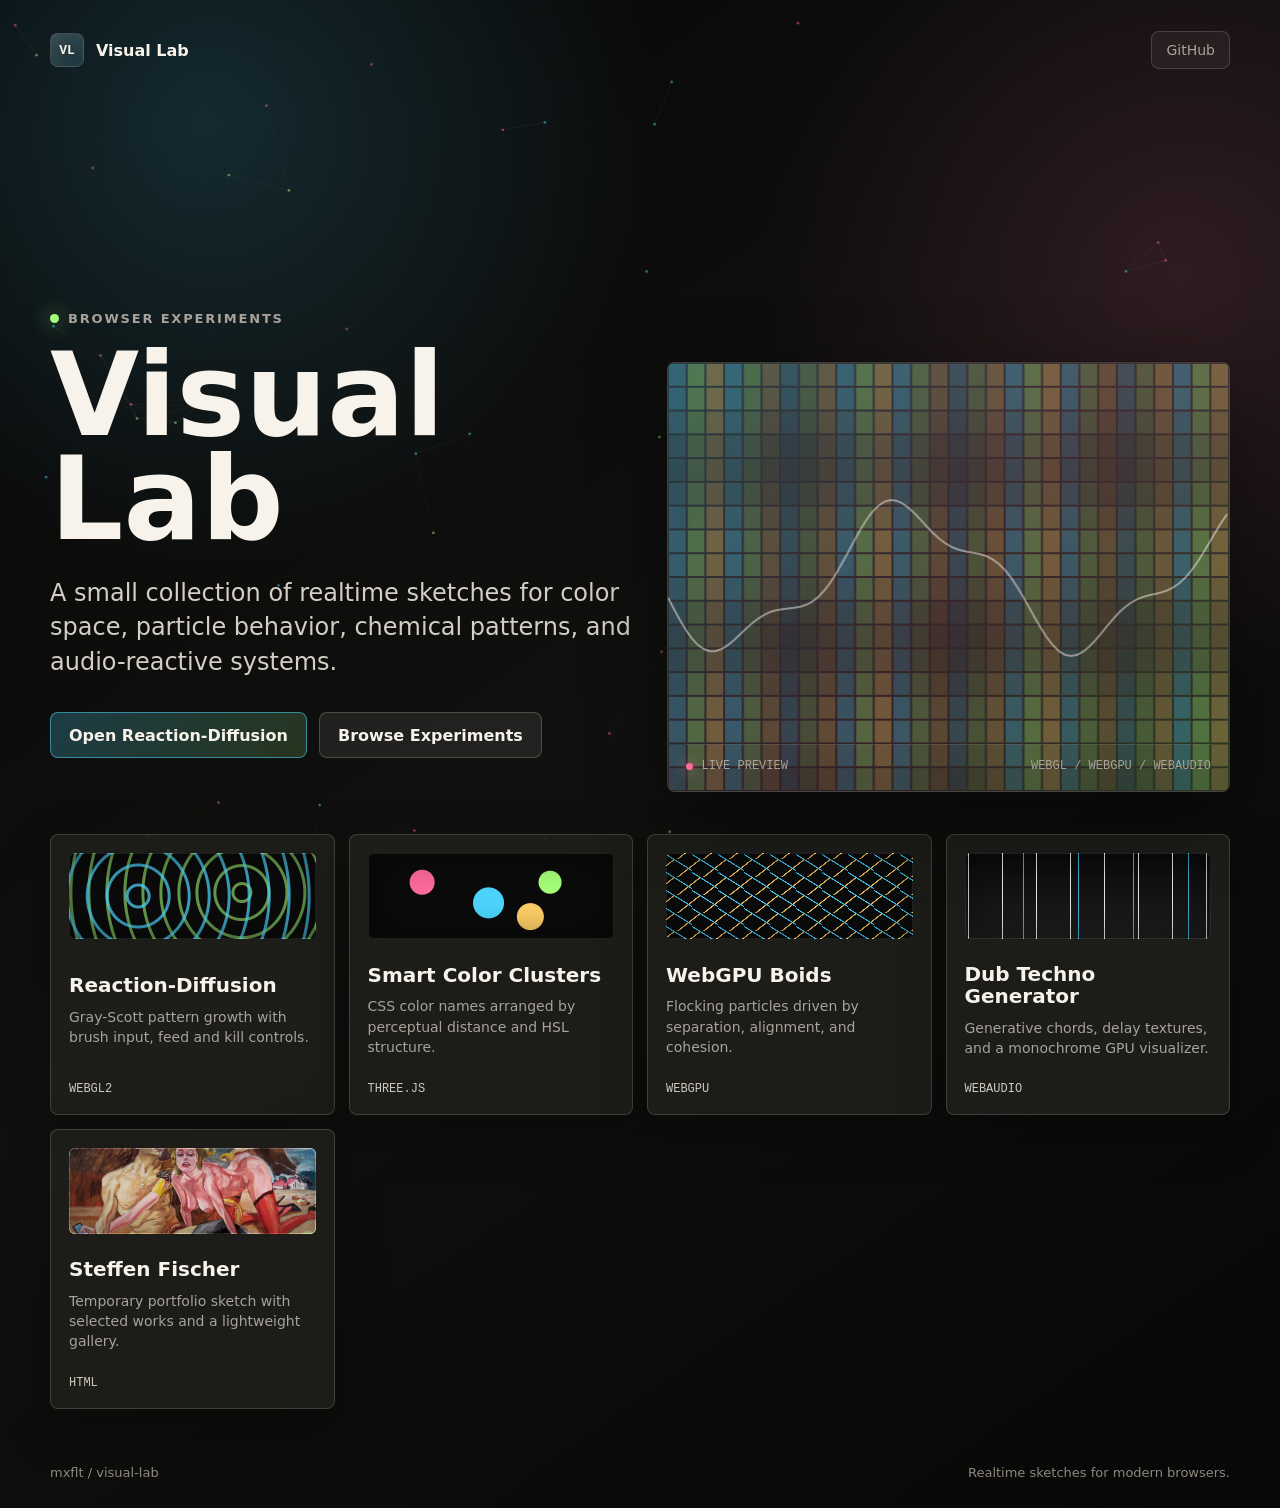
<file: index.html>
<!DOCTYPE html>
<html lang="en">

<head>
    <meta charset="UTF-8">
    <meta name="viewport" content="width=device-width, initial-scale=1.0">
    <meta name="description" content="Visual Lab: interactive browser experiments with color, particles, reaction diffusion, WebGPU, and generative audio.">
    <title>Visual Lab</title>
    <style>
        :root {
            color-scheme: dark;
            --bg: #070707;
            --ink: #f7f2ea;
            --muted: #a8a29a;
            --line: rgba(247, 242, 234, 0.16);
            --panel: rgba(20, 20, 18, 0.74);
            --panel-strong: rgba(31, 31, 28, 0.88);
            --cyan: #4dd6ff;
            --green: #a6ff7a;
            --rose: #ff6b9d;
            --amber: #ffd166;
            --shadow: 0 24px 80px rgba(0, 0, 0, 0.42);
        }

        * {
            box-sizing: border-box;
        }

        html {
            min-height: 100%;
            background: var(--bg);
        }

        body {
            min-height: 100vh;
            margin: 0;
            overflow-x: hidden;
            background:
                radial-gradient(circle at 16% 8%, rgba(77, 214, 255, 0.16), transparent 28rem),
                radial-gradient(circle at 92% 18%, rgba(255, 107, 157, 0.13), transparent 26rem),
                linear-gradient(145deg, #070707 0%, #10100e 48%, #070707 100%);
            color: var(--ink);
            font-family: Inter, ui-sans-serif, system-ui, -apple-system, BlinkMacSystemFont, "Segoe UI", sans-serif;
            letter-spacing: 0;
        }

        a {
            color: inherit;
            text-decoration: none;
        }

        .stage {
            position: fixed;
            inset: 0;
            z-index: 0;
            display: block;
            width: 100%;
            height: 100%;
            opacity: 0.82;
            pointer-events: none;
        }

        .noise {
            position: fixed;
            inset: 0;
            z-index: 1;
            opacity: 0.18;
            pointer-events: none;
            background-image:
                linear-gradient(rgba(255, 255, 255, 0.04) 1px, transparent 1px),
                linear-gradient(90deg, rgba(255, 255, 255, 0.035) 1px, transparent 1px);
            background-size: 42px 42px;
            mask-image: linear-gradient(to bottom, rgba(0, 0, 0, 0.85), transparent 80%);
        }

        .page {
            position: relative;
            z-index: 2;
            min-height: 100vh;
            padding: 28px;
        }

        .shell {
            width: min(1180px, 100%);
            margin: 0 auto;
            min-width: 0;
        }

        header {
            display: flex;
            align-items: center;
            justify-content: space-between;
            gap: 24px;
            min-height: 44px;
        }

        .brand {
            display: flex;
            align-items: center;
            gap: 12px;
            font-weight: 760;
        }

        .mark {
            display: grid;
            width: 34px;
            height: 34px;
            place-items: center;
            border: 1px solid var(--line);
            border-radius: 8px;
            background: linear-gradient(145deg, rgba(255, 255, 255, 0.16), rgba(255, 255, 255, 0.04));
            box-shadow: inset 0 0 24px rgba(77, 214, 255, 0.16);
            font-family: ui-monospace, SFMono-Regular, Menlo, Consolas, monospace;
            font-size: 13px;
        }

        .github {
            display: inline-flex;
            align-items: center;
            justify-content: center;
            min-height: 38px;
            padding: 0 14px;
            border: 1px solid var(--line);
            border-radius: 8px;
            background: rgba(255, 255, 255, 0.05);
            color: var(--muted);
            font-size: 14px;
            transition: transform 180ms ease, border-color 180ms ease, color 180ms ease, background 180ms ease;
        }

        .github:hover {
            transform: translateY(-1px);
            border-color: rgba(247, 242, 234, 0.32);
            background: rgba(255, 255, 255, 0.09);
            color: var(--ink);
        }

        main {
            display: grid;
            gap: 42px;
            padding: 80px 0 40px;
        }

        .hero {
            display: grid;
            grid-template-columns: minmax(0, 1.02fr) minmax(320px, 0.98fr);
            gap: 32px;
            align-items: end;
            min-height: min(640px, calc(100vh - 152px));
        }

        .hero-copy {
            min-width: 0;
            padding: 0 0 34px;
        }

        .eyebrow {
            display: inline-flex;
            align-items: center;
            gap: 9px;
            margin: 0 0 18px;
            color: var(--muted);
            font-size: 13px;
            font-weight: 700;
            text-transform: uppercase;
            letter-spacing: 0.14em;
        }

        .eyebrow::before {
            content: "";
            width: 9px;
            height: 9px;
            border-radius: 50%;
            background: var(--green);
            box-shadow: 0 0 20px rgba(166, 255, 122, 0.75);
        }

        h1 {
            max-width: 760px;
            margin: 0;
            font-size: clamp(54px, 9vw, 124px);
            line-height: 0.9;
            font-weight: 840;
            letter-spacing: 0;
        }

        h1 span {
            display: block;
        }

        .intro {
            width: 100%;
            max-width: 640px;
            margin: 24px 0 0;
            color: #d4cec5;
            font-size: clamp(18px, 2.2vw, 24px);
            line-height: 1.45;
        }

        .actions {
            display: flex;
            flex-wrap: wrap;
            gap: 12px;
            margin-top: 32px;
        }

        .button {
            display: inline-flex;
            align-items: center;
            justify-content: center;
            min-height: 46px;
            padding: 0 18px;
            border: 1px solid rgba(247, 242, 234, 0.2);
            border-radius: 8px;
            background: rgba(255, 255, 255, 0.08);
            color: var(--ink);
            font-weight: 740;
            transition: transform 180ms ease, border-color 180ms ease, background 180ms ease;
        }

        .button.primary {
            border-color: rgba(77, 214, 255, 0.52);
            background: linear-gradient(135deg, rgba(77, 214, 255, 0.24), rgba(166, 255, 122, 0.16));
        }

        .button:hover {
            transform: translateY(-2px);
            border-color: rgba(247, 242, 234, 0.38);
            background: rgba(255, 255, 255, 0.12);
        }

        .instrument {
            position: relative;
            min-width: 0;
            min-height: 430px;
            overflow: hidden;
            border: 1px solid var(--line);
            border-radius: 8px;
            background:
                linear-gradient(180deg, rgba(255, 255, 255, 0.08), rgba(255, 255, 255, 0.02)),
                var(--panel);
            box-shadow: var(--shadow);
            backdrop-filter: blur(22px);
            -webkit-backdrop-filter: blur(22px);
        }

        .instrument canvas {
            position: absolute;
            inset: 0;
            width: 100%;
            height: 100%;
        }

        .instrument-meta {
            position: absolute;
            inset: auto 18px 18px 18px;
            display: flex;
            align-items: center;
            justify-content: space-between;
            gap: 14px;
            padding-top: 14px;
            border-top: 1px solid rgba(247, 242, 234, 0.14);
            color: var(--muted);
            font-family: ui-monospace, SFMono-Regular, Menlo, Consolas, monospace;
            font-size: 12px;
            text-transform: uppercase;
        }

        .status {
            display: inline-flex;
            align-items: center;
            gap: 8px;
        }

        .status::before {
            content: "";
            width: 7px;
            height: 7px;
            border-radius: 50%;
            background: var(--rose);
            box-shadow: 0 0 14px rgba(255, 107, 157, 0.8);
        }

        .labs {
            display: grid;
            grid-template-columns: repeat(4, minmax(0, 1fr));
            gap: 14px;
        }

        .lab {
            min-height: 244px;
            display: flex;
            flex-direction: column;
            justify-content: space-between;
            gap: 24px;
            padding: 18px;
            overflow: hidden;
            border: 1px solid var(--line);
            border-radius: 8px;
            background: var(--panel-strong);
            box-shadow: 0 18px 50px rgba(0, 0, 0, 0.28);
            transition: transform 180ms ease, border-color 180ms ease, background 180ms ease;
        }

        .lab:hover {
            transform: translateY(-4px);
            border-color: rgba(247, 242, 234, 0.34);
            background: rgba(41, 41, 37, 0.9);
        }

        .preview {
            position: relative;
            height: 86px;
            overflow: hidden;
            border-radius: 6px;
            background: #0b0b0b;
        }

        .preview::before,
        .preview::after {
            content: "";
            position: absolute;
            inset: 0;
        }

        .preview.reaction::before {
            background:
                repeating-radial-gradient(circle at 28% 50%, transparent 0 9px, rgba(77, 214, 255, 0.72) 10px 12px, transparent 13px 20px),
                repeating-radial-gradient(circle at 70% 46%, transparent 0 7px, rgba(166, 255, 122, 0.58) 8px 10px, transparent 11px 18px);
            filter: blur(0.5px);
        }

        .preview.colors::before {
            background:
                radial-gradient(circle at 22% 34%, #ff6b9d 0 12px, transparent 13px),
                radial-gradient(circle at 49% 58%, #4dd6ff 0 15px, transparent 16px),
                radial-gradient(circle at 74% 34%, #a6ff7a 0 11px, transparent 12px),
                radial-gradient(circle at 66% 74%, #ffd166 0 13px, transparent 14px);
        }

        .preview.boids::before {
            background-image:
                linear-gradient(32deg, transparent 0 46%, rgba(77, 214, 255, 0.9) 47% 50%, transparent 51%),
                linear-gradient(142deg, transparent 0 46%, rgba(255, 209, 102, 0.9) 47% 50%, transparent 51%);
            background-size: 26px 18px;
            background-position: 0 0, 11px 6px;
        }

        .preview.dub::before {
            background:
                linear-gradient(90deg, transparent 0 9%, rgba(255, 255, 255, 0.9) 10% 11%, transparent 12% 18%),
                linear-gradient(90deg, transparent 0 5%, rgba(77, 214, 255, 0.8) 6% 7%, transparent 8% 20%),
                linear-gradient(0deg, rgba(255, 255, 255, 0.08), transparent);
            background-size: 34px 100%, 55px 100%, 100% 100%;
        }

        .preview.steffen {
            background: #e9e7e1;
        }

        .preview.steffen::before {
            background-image: url("./steffen-fischer/assets/images/der-sogenannte-suendenfall-nach-jacob-jordaens-150x200cm.jpg");
            background-position: center;
            background-size: cover;
            filter: saturate(0.94);
        }

        .preview::after {
            border: 1px solid rgba(255, 255, 255, 0.08);
            border-radius: 6px;
            box-shadow: inset 0 0 40px rgba(0, 0, 0, 0.45);
        }

        .lab h2 {
            margin: 0;
            font-size: 20px;
            line-height: 1.12;
            font-weight: 780;
        }

        .lab p {
            margin: 10px 0 0;
            color: var(--muted);
            font-size: 14px;
            line-height: 1.45;
        }

        .tag {
            color: #cfc8bd;
            font-family: ui-monospace, SFMono-Regular, Menlo, Consolas, monospace;
            font-size: 12px;
            text-transform: uppercase;
        }

        footer {
            display: flex;
            justify-content: space-between;
            gap: 18px;
            padding: 16px 0 0;
            color: #8f887d;
            font-size: 13px;
        }

        @media (max-width: 980px) {
            .page {
                padding: 22px;
            }

            main {
                padding-top: 54px;
            }

            .hero {
                grid-template-columns: 1fr;
                min-height: auto;
            }

            .hero-copy {
                padding-bottom: 0;
            }

            .instrument {
                min-height: 320px;
            }

            .labs {
                grid-template-columns: repeat(2, minmax(0, 1fr));
            }
        }

        @media (max-width: 620px) {
            body {
                width: 100%;
            }

            .page {
                padding: 18px;
                overflow: hidden;
            }

            header {
                align-items: flex-start;
            }

            .github {
                min-height: 34px;
                padding: 0 10px;
                font-size: 13px;
            }

            main {
                gap: 28px;
                padding-top: 46px;
            }

            h1 {
                font-size: clamp(50px, 18vw, 82px);
                max-width: 340px;
            }

            .intro {
                width: 340px;
                max-width: 100%;
                font-size: 17px;
                overflow-wrap: break-word;
            }

            .actions {
                display: grid;
                grid-template-columns: 1fr;
                width: 340px;
                max-width: 100%;
            }

            .instrument {
                width: 340px;
                max-width: 100%;
                min-height: 260px;
            }

            .instrument-meta {
                align-items: flex-start;
                flex-direction: column;
                gap: 6px;
            }

            .labs {
                grid-template-columns: 1fr;
                width: 340px;
                max-width: 100%;
            }

            footer {
                flex-direction: column;
            }
        }

        @media (prefers-reduced-motion: reduce) {
            *,
            *::before,
            *::after {
                scroll-behavior: auto !important;
                transition-duration: 0.01ms !important;
                animation-duration: 0.01ms !important;
                animation-iteration-count: 1 !important;
            }
        }
    </style>
</head>

<body>
    <canvas class="stage" id="stage" aria-hidden="true"></canvas>
    <div class="noise" aria-hidden="true"></div>

    <div class="page">
        <div class="shell">
            <header>
                <a class="brand" href="./index.html" aria-label="Visual Lab home">
                    <span class="mark">VL</span>
                    <span>Visual Lab</span>
                </a>
                <a class="github" href="https://github.com/mxflt/visual-lab">GitHub</a>
            </header>

            <main>
                <section class="hero" aria-labelledby="title">
                    <div class="hero-copy">
                        <p class="eyebrow">Browser experiments</p>
                        <h1 id="title"><span>Visual</span><span>Lab</span></h1>
                        <p class="intro">A small collection of realtime sketches for color space, particle behavior, chemical patterns, and audio-reactive systems.</p>
                        <div class="actions">
                            <a class="button primary" href="./reaction_diffusion.html">Open Reaction-Diffusion</a>
                            <a class="button" href="#experiments">Browse Experiments</a>
                        </div>
                    </div>

                    <div class="instrument" aria-label="Animated Visual Lab preview">
                        <canvas id="instrument"></canvas>
                        <div class="instrument-meta">
                            <span class="status">Live preview</span>
                            <span>WebGL / WebGPU / WebAudio</span>
                        </div>
                    </div>
                </section>

                <section class="labs" id="experiments" aria-label="Experiments">
                    <a class="lab" href="./reaction_diffusion.html">
                        <span class="preview reaction" aria-hidden="true"></span>
                        <div>
                            <h2>Reaction-Diffusion</h2>
                            <p>Gray-Scott pattern growth with brush input, feed and kill controls.</p>
                        </div>
                        <span class="tag">WebGL2</span>
                    </a>

                    <a class="lab" href="./Farbvergleich01.html">
                        <span class="preview colors" aria-hidden="true"></span>
                        <div>
                            <h2>Smart Color Clusters</h2>
                            <p>CSS color names arranged by perceptual distance and HSL structure.</p>
                        </div>
                        <span class="tag">Three.js</span>
                    </a>

                    <a class="lab" href="./boids_webgpu.html">
                        <span class="preview boids" aria-hidden="true"></span>
                        <div>
                            <h2>WebGPU Boids</h2>
                            <p>Flocking particles driven by separation, alignment, and cohesion.</p>
                        </div>
                        <span class="tag">WebGPU</span>
                    </a>

                    <a class="lab" href="./dub_techno.html">
                        <span class="preview dub" aria-hidden="true"></span>
                        <div>
                            <h2>Dub Techno Generator</h2>
                            <p>Generative chords, delay textures, and a monochrome GPU visualizer.</p>
                        </div>
                        <span class="tag">WebAudio</span>
                    </a>

                    <a class="lab" href="./steffen-fischer/">
                        <span class="preview steffen" aria-hidden="true"></span>
                        <div>
                            <h2>Steffen Fischer</h2>
                            <p>Temporary portfolio sketch with selected works and a lightweight gallery.</p>
                        </div>
                        <span class="tag">HTML</span>
                    </a>
                </section>
            </main>

            <footer>
                <span>mxflt / visual-lab</span>
                <span>Realtime sketches for modern browsers.</span>
            </footer>
        </div>
    </div>

    <script>
        const reducedMotion = window.matchMedia("(prefers-reduced-motion: reduce)").matches;

        function fitCanvas(canvas) {
            const rect = canvas.getBoundingClientRect();
            const scale = Math.min(window.devicePixelRatio || 1, 2);
            const width = Math.max(1, Math.floor(rect.width * scale));
            const height = Math.max(1, Math.floor(rect.height * scale));

            if (canvas.width !== width || canvas.height !== height) {
                canvas.width = width;
                canvas.height = height;
            }

            return { width, height, scale };
        }

        function drawBackground() {
            const canvas = document.getElementById("stage");
            const ctx = canvas.getContext("2d");
            let points = [];

            function reset() {
                const { width, height } = fitCanvas(canvas);
                const count = Math.max(48, Math.floor((width * height) / 28000));
                points = Array.from({ length: count }, (_, index) => ({
                    x: Math.random() * width,
                    y: Math.random() * height,
                    vx: (Math.random() - 0.5) * 0.32,
                    vy: (Math.random() - 0.5) * 0.32,
                    hue: index % 3
                }));
            }

            function frame() {
                const { width, height } = fitCanvas(canvas);
                ctx.clearRect(0, 0, width, height);

                for (const point of points) {
                    if (!reducedMotion) {
                        point.x += point.vx;
                        point.y += point.vy;
                    }

                    if (point.x < 0 || point.x > width) point.vx *= -1;
                    if (point.y < 0 || point.y > height) point.vy *= -1;

                    const color = point.hue === 0 ? "77, 214, 255" : point.hue === 1 ? "166, 255, 122" : "255, 107, 157";
                    ctx.fillStyle = `rgba(${color}, 0.55)`;
                    ctx.beginPath();
                    ctx.arc(point.x, point.y, 1.4, 0, Math.PI * 2);
                    ctx.fill();
                }

                ctx.lineWidth = 1;
                for (let i = 0; i < points.length; i += 1) {
                    for (let j = i + 1; j < points.length; j += 1) {
                        const a = points[i];
                        const b = points[j];
                        const dx = a.x - b.x;
                        const dy = a.y - b.y;
                        const distance = Math.hypot(dx, dy);

                        if (distance < 148) {
                            ctx.strokeStyle = `rgba(247, 242, 234, ${0.09 * (1 - distance / 148)})`;
                            ctx.beginPath();
                            ctx.moveTo(a.x, a.y);
                            ctx.lineTo(b.x, b.y);
                            ctx.stroke();
                        }
                    }
                }

                if (!reducedMotion) requestAnimationFrame(frame);
            }

            reset();
            window.addEventListener("resize", reset);
            frame();
        }

        function drawInstrument() {
            const canvas = document.getElementById("instrument");
            const ctx = canvas.getContext("2d");
            let time = 0;

            function frame() {
                const { width, height } = fitCanvas(canvas);
                ctx.clearRect(0, 0, width, height);

                const gradient = ctx.createLinearGradient(0, 0, width, height);
                gradient.addColorStop(0, "rgba(77, 214, 255, 0.16)");
                gradient.addColorStop(0.52, "rgba(255, 107, 157, 0.12)");
                gradient.addColorStop(1, "rgba(166, 255, 122, 0.14)");
                ctx.fillStyle = gradient;
                ctx.fillRect(0, 0, width, height);

                const columns = 30;
                const rows = 18;
                const cellW = width / columns;
                const cellH = height / rows;

                for (let y = 0; y < rows; y += 1) {
                    for (let x = 0; x < columns; x += 1) {
                        const wave = Math.sin(x * 0.72 + time) + Math.cos(y * 0.86 - time * 0.72);
                        const pulse = (wave + 2) / 4;
                        const hue = x % 3 === 0 ? "77, 214, 255" : x % 3 === 1 ? "166, 255, 122" : "255, 209, 102";
                        ctx.fillStyle = `rgba(${hue}, ${0.05 + pulse * 0.26})`;
                        ctx.fillRect(x * cellW + 1, y * cellH + 1, Math.max(1, cellW - 2), Math.max(1, cellH - 2));
                    }
                }

                ctx.strokeStyle = "rgba(247, 242, 234, 0.48)";
                ctx.lineWidth = 2;
                ctx.beginPath();
                for (let x = 0; x <= width; x += 6) {
                    const y = height * 0.5 + Math.sin(x * 0.018 + time * 1.8) * height * 0.15 + Math.sin(x * 0.052 - time) * height * 0.04;
                    if (x === 0) ctx.moveTo(x, y);
                    else ctx.lineTo(x, y);
                }
                ctx.stroke();

                time += reducedMotion ? 0 : 0.018;
                if (!reducedMotion) requestAnimationFrame(frame);
            }

            frame();
        }

        drawBackground();
        drawInstrument();
    </script>
</body>

</html>
</file>
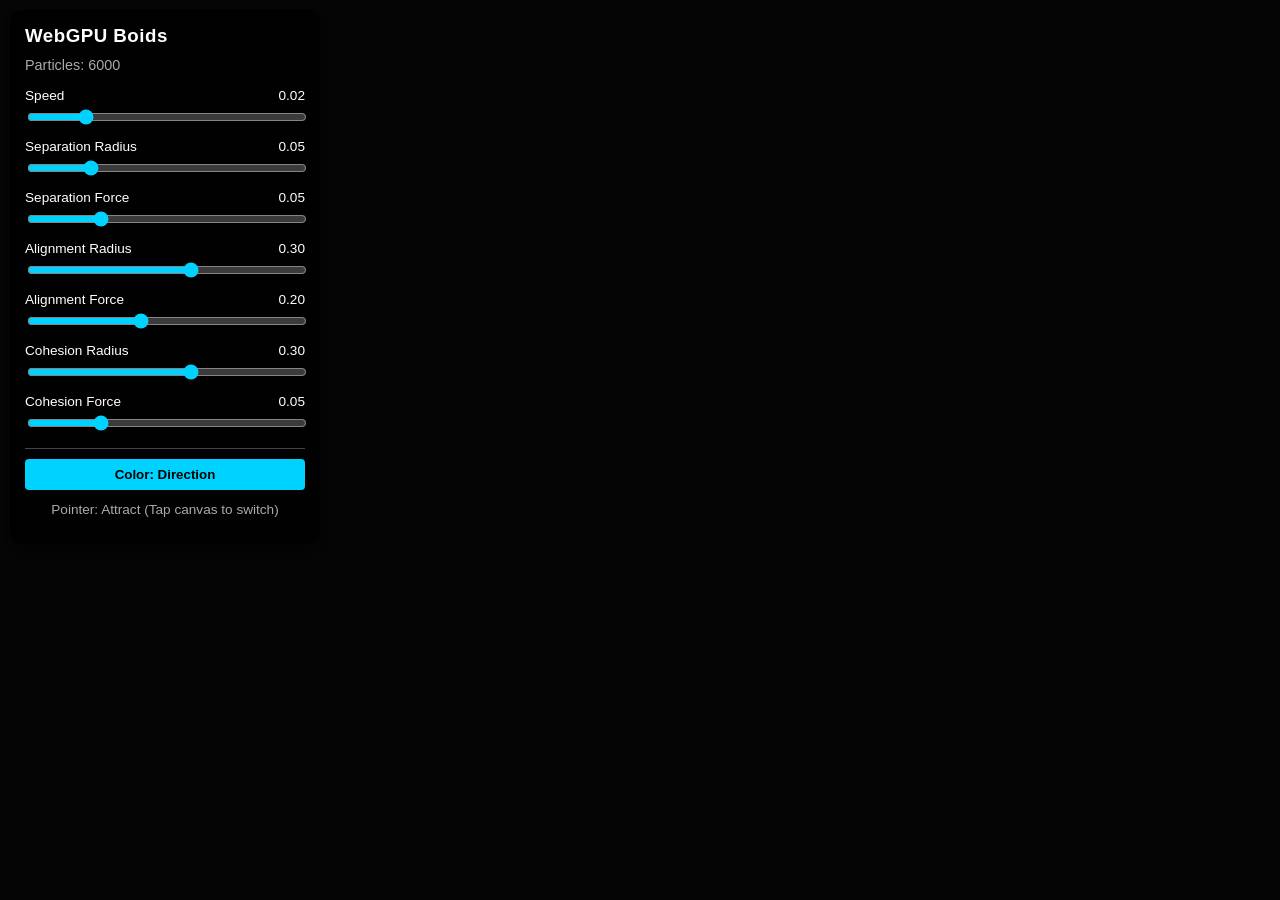
<file: boids_webgpu.html>
<!DOCTYPE html>
<html lang="en">

<head>
    <meta charset="UTF-8">
    <meta name="viewport" content="width=device-width, initial-scale=1.0">
    <title>WebGPU Boids Simulation</title>
    <style>
        html,
        body {
            margin: 0;
            overflow: hidden;
            background-color: #050505;
            overscroll-behavior: none;
            -webkit-tap-highlight-color: transparent;
            -webkit-touch-callout: none;
            -webkit-user-select: none;
            user-select: none;
        }

        canvas {
            display: block;
            width: 100vw;
            height: 100vh;
            touch-action: none;
            -webkit-user-drag: none;
            -webkit-touch-callout: none;
        }

        #controls {
            position: absolute;
            top: 10px;
            left: 10px;
            color: white;
            font-family: 'Segoe UI', Tahoma, Geneva, Verdana, sans-serif;
            background: rgba(0, 0, 0, 0.8);
            padding: 15px;
            border-radius: 12px;
            -webkit-backdrop-filter: blur(5px);
            backdrop-filter: blur(5px);
            box-shadow: 0 4px 6px rgba(0, 0, 0, 0.3);
            width: 280px;
            pointer-events: auto;
            /* Enable interaction */
            -webkit-user-select: none;
            user-select: none;
            touch-action: manipulation;
        }

        h3 {
            margin: 0 0 10px 0;
            font-weight: 600;
            letter-spacing: 0.5px;
        }

        p {
            margin: 0 0 15px 0;
            font-size: 0.9em;
            color: #aaa;
        }

        .control-group {
            margin-bottom: 12px;
            display: flex;
            flex-direction: column;
        }

        label {
            font-size: 0.85em;
            margin-bottom: 4px;
            display: flex;
            justify-content: space-between;
        }

        input[type=range] {
            width: 100%;
            accent-color: #00d2ff;
            cursor: pointer;
            -webkit-user-select: auto;
            user-select: auto;
            touch-action: manipulation;
        }
    </style>
</head>

<body>
    <div id="controls">
        <h3>WebGPU Boids</h3>
        <p>Particles: 6000</p>

        <div class="control-group">
            <label>Speed <span id="val-deltaT">0.02</span></label>
            <input type="range" id="deltaT" min="0.001" max="0.1" step="0.001" value="0.02">
        </div>

        <div class="control-group">
            <label>Separation Radius <span id="val-rule1Distance">0.05</span></label>
            <input type="range" id="rule1Distance" min="0.01" max="0.2" step="0.01" value="0.05">
        </div>
        <div class="control-group">
            <label>Separation Force <span id="val-rule1Scale">0.05</span></label>
            <input type="range" id="rule1Scale" min="0.0" max="0.2" step="0.001" value="0.05">
        </div>

        <div class="control-group">
            <label>Alignment Radius <span id="val-rule2Distance">0.30</span></label>
            <input type="range" id="rule2Distance" min="0.01" max="0.5" step="0.01" value="0.3">
        </div>
        <div class="control-group">
            <label>Alignment Force <span id="val-rule2Scale">0.20</span></label>
            <input type="range" id="rule2Scale" min="0.0" max="0.5" step="0.001" value="0.2">
        </div>

        <div class="control-group">
            <label>Cohesion Radius <span id="val-rule3Distance">0.30</span></label>
            <input type="range" id="rule3Distance" min="0.01" max="0.5" step="0.01" value="0.3">
        </div>
        <div class="control-group">
            <label>Cohesion Force <span id="val-rule3Scale">0.05</span></label>
            <input type="range" id="rule3Scale" min="0.0" max="0.2" step="0.001" value="0.05">
        </div>

        <div class="control-group" style="margin-top: 15px; border-top: 1px solid #444; padding-top: 10px;">
            <button id="colorModeBtn"
                style="width: 100%; padding: 8px; background: #00d2ff; color: black; border: none; border-radius: 4px; font-weight: bold; cursor: pointer;">
                Color: Direction
            </button>
        </div>

        <div class="control-group" style="margin-top: 10px; text-align: center; color: #aaa; font-size: 0.85em;">
            <span id="mouseModeHint">Pointer: Attract (Tap canvas to switch)</span>
        </div>
    </div>
    <canvas id="canvas"></canvas>

    <script type="module">
        if (!navigator.gpu) {
            alert("WebGPU not supported on this browser.");
            throw new Error("WebGPU not supported");
        }

        const canvas = document.getElementById("canvas");
        const adapter = await navigator.gpu.requestAdapter();
        const device = await adapter.requestDevice();
        const context = canvas.getContext("webgpu");
        const presentationFormat = navigator.gpu.getPreferredCanvasFormat();

        context.configure({
            device: device,
            format: presentationFormat,
            alphaMode: "premultiplied",
        });

        const numParticles = 30000;
        const particleSize = 4 * 4; // vec2f pos, vec2f vel = 4 floats * 4 bytes

        // Grid Parameters
        const cellWidth = 0.1;
        const maxGridX = 128;
        const maxGridY = 128;
        const numCells = maxGridX * maxGridY;

        // Compute Shader
        const computeShaderCode = `
            struct Particle {
                pos: vec2f,
                vel: vec2f,
            };

            struct SimParams {
                deltaT: f32,
                rule1Distance: f32,
                rule2Distance: f32,
                rule3Distance: f32,
                rule1Scale: f32,
                rule2Scale: f32,
                rule3Scale: f32,
                colorMode: f32,
                mousePos: vec2f,
                mouseForce: f32,
                aspectRatio: f32,
                gridDimX: f32,
                gridDimY: f32,
                cellWidth: f32,
            };

            @group(0) @binding(0) var<uniform> params: SimParams;
            @group(0) @binding(1) var<storage, read> particlesA: array<Particle>;
            @group(0) @binding(2) var<storage, read_write> particlesB: array<Particle>;
            @group(0) @binding(3) var<storage, read_write> gridHeads: array<atomic<i32>>;
            @group(0) @binding(4) var<storage, read_write> gridNext: array<i32>;

            // Helper to get cell index
            fn getCellIndex(pos: vec2f) -> i32 {
                // Map [-aspect, aspect] to [0, gridDimX]
                // Map [-1, 1] to [0, gridDimY]
                // We assume the grid is centered at 0,0
                
                let gridWidth = params.gridDimX * params.cellWidth;
                let gridHeight = params.gridDimY * params.cellWidth;
                
                let x = i32(floor((pos.x + gridWidth * 0.5) / params.cellWidth));
                let y = i32(floor((pos.y + gridHeight * 0.5) / params.cellWidth));
                
                // Clamp to valid range
                let cx = clamp(x, 0, i32(params.gridDimX) - 1);
                let cy = clamp(y, 0, i32(params.gridDimY) - 1);
                
                return cy * i32(params.gridDimX) + cx;
            }

            @compute @workgroup_size(64)
            fn clearGrid(@builtin(global_invocation_id) GlobalInvocationID : vec3u) {
                let index = GlobalInvocationID.x;
                if (index >= u32(params.gridDimX * params.gridDimY)) { return; }
                atomicStore(&gridHeads[index], -1);
            }

            @compute @workgroup_size(64)
            fn updateGrid(@builtin(global_invocation_id) GlobalInvocationID : vec3u) {
                let index = GlobalInvocationID.x;
                if (index >= ${numParticles}) { return; }

                let pos = particlesA[index].pos;
                let cellIndex = getCellIndex(pos);
                
                // Atomic exchange to insert into linked list
                let next = atomicExchange(&gridHeads[cellIndex], i32(index));
                gridNext[index] = next;
            }

            @compute @workgroup_size(64)
            fn main(@builtin(global_invocation_id) GlobalInvocationID : vec3u) {
                let index = GlobalInvocationID.x;
                if (index >= ${numParticles}) { return; }

                var vPos = particlesA[index].pos;
                var vVel = particlesA[index].vel;
                
                var cCohesion = vec2f(0.0, 0.0);
                var cVel = vec2f(0.0, 0.0);
                var colVel = vec2f(0.0, 0.0);
                var cMassCount = 0u;
                var cVelCount = 0u;
                var colVelCount = 0u;

                let myCellIndex = getCellIndex(vPos);
                let gridW = i32(params.gridDimX);
                let gridH = i32(params.gridDimY);
                let myCY = myCellIndex / gridW;
                let myCX = myCellIndex % gridW;

                // Check 3x3 neighbor cells
                for (var dy = -1; dy <= 1; dy++) {
                    for (var dx = -1; dx <= 1; dx++) {
                        // Wrap cell coordinates
                        var cx = myCX + dx;
                        var cy = myCY + dy;
                        
                        // Handle wrapping for neighbor lookup
                        if (cx < 0) { cx += gridW; }
                        if (cx >= gridW) { cx -= gridW; }
                        // Y doesn't wrap in physics, but for grid lookup we clamp or wrap?
                        // Physics wraps Y too.
                        if (cy < 0) { cy += gridH; }
                        if (cy >= gridH) { cy -= gridH; }

                        let neighborCellIndex = cy * gridW + cx;
                        
                        // Traverse linked list
                        var neighborIndex = atomicLoad(&gridHeads[neighborCellIndex]);
                        var iter = 0;
                        while (neighborIndex != -1 && iter < 1000) { // Safety break
                            if (u32(neighborIndex) != index) {
                                let pos = particlesA[neighborIndex].pos;
                                let vel = particlesA[neighborIndex].vel;
                                
                                // Toroidal wrapping: Calculate shortest vector to neighbor
                                var delta = pos - vPos;
                                if (delta.x > params.aspectRatio) { delta.x -= 2.0 * params.aspectRatio; }
                                if (delta.x < -params.aspectRatio) { delta.x += 2.0 * params.aspectRatio; }
                                if (delta.y > 1.0) { delta.y -= 2.0; }
                                if (delta.y < -1.0) { delta.y += 2.0; }
                                
                                let d = length(delta);

                                // Rule 1: Separation
                                if (d < params.rule1Distance) {
                                    if (d < 0.0001) {
                                        colVel += vec2f(0.01, 0.0);
                                    } else {
                                        colVel -= normalize(delta) * params.rule1Distance;
                                    }
                                    colVelCount++;
                                }

                                // Rule 2: Alignment
                                if (d < params.rule2Distance) {
                                    cVel += vel;
                                    cVelCount++;
                                }

                                // Rule 3: Cohesion
                                if (d < params.rule3Distance) {
                                    cCohesion += delta;
                                    cMassCount++;
                                }
                            }
                            neighborIndex = gridNext[neighborIndex];
                            iter++;
                        }
                    }
                }

                if (colVelCount > 0u) {
                    vVel += colVel * params.rule1Scale;
                }

                if (cVelCount > 0u) {
                    cVel = cVel / f32(cVelCount);
                    vVel += (cVel - vVel) * params.rule2Scale;
                }

                if (cMassCount > 0u) {
                    cCohesion = cCohesion / f32(cMassCount);
                    vVel += cCohesion * params.rule3Scale;
                }

                // Mouse Influence (Wrapped)
                if (abs(params.mouseForce) > 0.0001) {
                    var deltaMouse = params.mousePos - vPos;
                    if (deltaMouse.x > params.aspectRatio) { deltaMouse.x -= 2.0 * params.aspectRatio; }
                    if (deltaMouse.x < -params.aspectRatio) { deltaMouse.x += 2.0 * params.aspectRatio; }
                    if (deltaMouse.y > 1.0) { deltaMouse.y -= 2.0; }
                    if (deltaMouse.y < -1.0) { deltaMouse.y += 2.0; }
                    
                    let dMouse = length(deltaMouse);
                    if (dMouse < 0.5 && dMouse > 0.0001) {
                        let dir = normalize(deltaMouse);
                        vVel += dir * params.mouseForce * (1.0 - dMouse / 0.5);
                    }
                }

                // Clamp velocity
                if (length(vVel) > 0.01) {
                    vVel = normalize(vVel) * 0.01;
                }

                // Update position
                vPos += vVel * params.deltaT * 100.0;

                // Wrap around screen (Seamless)
                if (vPos.x < -params.aspectRatio) { vPos.x += 2.0 * params.aspectRatio; }
                if (vPos.x > params.aspectRatio) { vPos.x -= 2.0 * params.aspectRatio; }
                if (vPos.y < -1.0) { vPos.y += 2.0; }
                if (vPos.y > 1.0) { vPos.y -= 2.0; }

                particlesB[index].pos = vPos;
                particlesB[index].vel = vVel;
            }
        `;

        // Render Shader
        const renderShaderCode = `
            struct Particle {
                pos: vec2f,
                vel: vec2f,
            };

            struct SimParams {
                deltaT: f32,
                rule1Distance: f32,
                rule2Distance: f32,
                rule3Distance: f32,
                rule1Scale: f32,
                rule2Scale: f32,
                rule3Scale: f32,
                colorMode: f32,
                mousePos: vec2f,
                mouseForce: f32,
                aspectRatio: f32,
            };

            @group(0) @binding(0) var<uniform> params: SimParams;
            @group(0) @binding(1) var<storage, read> particles: array<Particle>;

            struct VertexOutput {
                @builtin(position) position : vec4f,
                @location(0) color : vec4f,
            };

            @vertex
            fn vs(
                @builtin(vertex_index) vertexIndex : u32,
                @builtin(instance_index) instanceIndex : u32
            ) -> VertexOutput {
                let particle = particles[instanceIndex];
                
                const scale = 0.002;

                // Triangle geometry
                var pos = array<vec2f, 3>(
                    vec2f(0.0, 3*scale),  // Nose
                    vec2f(-scale, -scale), // Left wing
                    vec2f(scale, -scale)   // Right wing
                );

                // Rotate triangle to face velocity
                let angle = -atan2(particle.vel.x, particle.vel.y);
                let c = cos(angle);
                let s = sin(angle);
                let p = pos[vertexIndex];
                let rotated = vec2f(
                    p.x * c - p.y * s,
                    p.x * s + p.y * c
                );

                var output : VertexOutput;
                // Correct for aspect ratio in rendering
                // Divide X by aspectRatio to map [-aspect, aspect] to [-1, 1]
                let finalPos = particle.pos + rotated;
                output.position = vec4f(finalPos.x / params.aspectRatio, finalPos.y, 0.0, 1.0);
                
                if (params.colorMode < 0.5) {
                    // Mode 0: Direction (Cyan/Blue palette)
                    output.color = vec4f(
                        sin(angle * 1),
                        0.9,
                        cos(angle * 1),
                        1.0
                    );
                } else {
                    // Mode 1: Speed (Heatmap: Blue -> Red)
                    // Speed is clamped to 0.01 in compute, but let's normalize it relative to that max
                    let speed = length(particle.vel);
                    let nSpeed = clamp(speed / 0.01, 0.0, 1.0);
                    
                    // Simple heatmap
                    output.color = vec4f(
                        nSpeed,             // Red increases with speed
                        0.2,                // Green constant
                        1.0 - nSpeed,       // Blue decreases with speed
                        1.0
                    );
                }
                
                return output;
            }

            @fragment
            fn fs(@location(0) color : vec4f) -> @location(0) vec4f {
                return color;
            }
        `;

        // Initial Data
        const initialAspect = window.innerWidth / window.innerHeight;
        const initialParticleData = new Float32Array(numParticles * 4);
        for (let i = 0; i < numParticles; i++) {
            initialParticleData[i * 4 + 0] = (Math.random() * 2 - 1) * initialAspect; // x scaled by aspect
            initialParticleData[i * 4 + 1] = Math.random() * 2 - 1; // y
            initialParticleData[i * 4 + 2] = (Math.random() - 0.5) * 0.02; // vx
            initialParticleData[i * 4 + 3] = (Math.random() - 0.5) * 0.02; // vy
        }

        const particleBuffers = [
            device.createBuffer({
                size: initialParticleData.byteLength,
                usage: GPUBufferUsage.STORAGE | GPUBufferUsage.COPY_DST,
            }),
            device.createBuffer({
                size: initialParticleData.byteLength,
                usage: GPUBufferUsage.STORAGE | GPUBufferUsage.COPY_DST,
            }),
        ];

        // Grid Buffers
        const gridHeadsBuffer = device.createBuffer({
            size: numCells * 4, // i32
            usage: GPUBufferUsage.STORAGE | GPUBufferUsage.COPY_DST,
        });

        const gridNextBuffer = device.createBuffer({
            size: numParticles * 4, // i32
            usage: GPUBufferUsage.STORAGE | GPUBufferUsage.COPY_DST,
        });

        device.queue.writeBuffer(particleBuffers[0], 0, initialParticleData);
        device.queue.writeBuffer(particleBuffers[1], 0, initialParticleData);

        // Uniform Buffer
        const simParams = {
            deltaT: 0.008, // speed of simulation
            rule1Distance: 0.02, // separation radius
            rule2Distance: 0.03, // alignment radius
            rule3Distance: 0.07, // cohesion radius
            rule1Scale: 0.044, // separation force
            rule2Scale: 0.035, // alignment force
            rule3Scale: 0.034, // cohesion force
            colorMode: 1.0, // 0 = Direction, 1 = Speed
            mousePos: [0, 0], // vec2f
            mouseForce: 0.0, // 0 = None, >0 = Attract, <0 = Repel
            aspectRatio: initialAspect,
            gridDimX: 0, // Set in frame()
            gridDimY: 0, // Set in frame()
            cellWidth: cellWidth,
        };

        // UI Logic
        function setupUI() {
            const inputs = [
                'deltaT',
                'rule1Distance', 'rule1Scale',
                'rule2Distance', 'rule2Scale',
                'rule3Distance', 'rule3Scale'
            ];

            inputs.forEach(id => {
                const el = document.getElementById(id);
                const valDisplay = document.getElementById('val-' + id);

                // Set initial values from simParams
                el.value = simParams[id];
                valDisplay.innerText = simParams[id].toFixed(id.includes('Scale') || id === 'deltaT' ? 3 : 2);

                el.addEventListener('input', (e) => {
                    const val = parseFloat(e.target.value);
                    simParams[id] = val;
                    valDisplay.innerText = val.toFixed(id.includes('Scale') || id === 'deltaT' ? 3 : 2);
                });
            });

            // Color Mode Toggle Button
            const colorModeBtn = document.getElementById('colorModeBtn');
            const modes = ['Direction', 'Speed'];

            // Initialize button state
            function updateColorBtn() {
                colorModeBtn.innerText = `Color: ${modes[simParams.colorMode]}`;
                if (simParams.colorMode === 0) {
                    colorModeBtn.style.background = '#00d2ff'; // Cyan for Direction
                    colorModeBtn.style.color = 'black';
                } else {
                    colorModeBtn.style.background = '#ff4444'; // Red for Speed
                    colorModeBtn.style.color = 'white';
                }
            }
            updateColorBtn();

            colorModeBtn.addEventListener('click', () => {
                simParams.colorMode = (simParams.colorMode + 1) % 2;
                updateColorBtn();
            });

            // Pointer Mode Logic
            const mouseModeHint = document.getElementById('mouseModeHint');
            const mouseModes = [
                { name: 'None', force: 0.0, color: '#aaa' },
                { name: 'Attract', force: 0.002, color: '#00ff00' },
                { name: 'Repel', force: -0.005, color: '#ff4444' }
            ];

            // Find initial mode index based on force
            let currentMouseMode = 0;
            if (simParams.mouseForce > 0) currentMouseMode = 1;
            else if (simParams.mouseForce < 0) currentMouseMode = 2;

            function updateMouseHint() {
                const mode = mouseModes[currentMouseMode];
                mouseModeHint.innerHTML = `Pointer: <span style="color: ${mode.color}; font-weight: bold;">${mode.name}</span> (Tap canvas to switch)`;
            }
            updateMouseHint();

            function updatePointerPosition(e) {
                const rect = canvas.getBoundingClientRect();
                const x = e.clientX - rect.left;
                const y = e.clientY - rect.top;

                // Convert to NDC [-1, 1]
                // Use rect.width/height (CSS pixels) for normalization, not canvas.width/height (physical pixels)
                // Scale X by aspect ratio to match simulation space
                const aspect = canvas.width / canvas.height;
                simParams.mousePos[0] = ((x / rect.width) * 2 - 1) * aspect;
                simParams.mousePos[1] = (1.0 - y / rect.height) * 2 - 1; // Flip Y for WebGPU/NDC
            }

            let pointerStartX = 0;
            let pointerStartY = 0;
            let pointerMoved = false;

            function nextPointerMode() {
                currentMouseMode = (currentMouseMode + 1) % 3;
                const mode = mouseModes[currentMouseMode];
                simParams.mouseForce = mode.force;
                updateMouseHint();
            }

            canvas.addEventListener('pointerdown', (e) => {
                e.preventDefault();
                canvas.setPointerCapture(e.pointerId);
                pointerStartX = e.clientX;
                pointerStartY = e.clientY;
                pointerMoved = false;
                updatePointerPosition(e);
            });

            canvas.addEventListener('pointermove', (e) => {
                e.preventDefault();
                if (Math.hypot(e.clientX - pointerStartX, e.clientY - pointerStartY) > 8) {
                    pointerMoved = true;
                }
                updatePointerPosition(e);
            });

            canvas.addEventListener('pointerup', (e) => {
                e.preventDefault();
                updatePointerPosition(e);
                if (!pointerMoved) {
                    nextPointerMode();
                }
                if (canvas.hasPointerCapture(e.pointerId)) {
                    canvas.releasePointerCapture(e.pointerId);
                }
            });

            canvas.addEventListener('pointercancel', (e) => {
                e.preventDefault();
                if (canvas.hasPointerCapture(e.pointerId)) {
                    canvas.releasePointerCapture(e.pointerId);
                }
            });

            canvas.addEventListener('lostpointercapture', () => pointerMoved = false);
            canvas.addEventListener('contextmenu', e => e.preventDefault());
        }
        setupUI();

        const uniformBufferSize = 64; // 16 floats -> 64 bytes
        const uniformBuffer = device.createBuffer({
            size: uniformBufferSize,
            usage: GPUBufferUsage.UNIFORM | GPUBufferUsage.COPY_DST,
        });

        // Create explicit BindGroupLayout that all pipelines will share
        const bindGroupLayout = device.createBindGroupLayout({
            entries: [
                { binding: 0, visibility: GPUShaderStage.COMPUTE | GPUShaderStage.VERTEX, buffer: { type: 'uniform' } },
                { binding: 1, visibility: GPUShaderStage.COMPUTE | GPUShaderStage.VERTEX, buffer: { type: 'read-only-storage' } },
                { binding: 2, visibility: GPUShaderStage.COMPUTE, buffer: { type: 'storage' } },
                { binding: 3, visibility: GPUShaderStage.COMPUTE, buffer: { type: 'storage' } },
                { binding: 4, visibility: GPUShaderStage.COMPUTE, buffer: { type: 'storage' } },
            ]
        });

        // Create explicit PipelineLayout
        const pipelineLayout = device.createPipelineLayout({
            bindGroupLayouts: [bindGroupLayout]
        });

        // Pipelines
        const computeModule = device.createShaderModule({ code: computeShaderCode });
        const renderModule = device.createShaderModule({ code: renderShaderCode });

        const clearGridPipeline = device.createComputePipeline({
            layout: pipelineLayout,
            compute: { module: computeModule, entryPoint: 'clearGrid' },
        });

        const updateGridPipeline = device.createComputePipeline({
            layout: pipelineLayout,
            compute: { module: computeModule, entryPoint: 'updateGrid' },
        });

        const computePipeline = device.createComputePipeline({
            layout: pipelineLayout,
            compute: { module: computeModule, entryPoint: 'main' },
        });

        const renderPipeline = device.createRenderPipeline({
            layout: 'auto',
            vertex: { module: renderModule, entryPoint: 'vs' },
            fragment: { module: renderModule, entryPoint: 'fs', targets: [{ format: presentationFormat }] },
            primitive: { topology: 'triangle-list' },
        });

        // Bind Groups using explicit layout
        const bindGroups = [
            device.createBindGroup({
                layout: bindGroupLayout,
                entries: [
                    { binding: 0, resource: { buffer: uniformBuffer } },
                    { binding: 1, resource: { buffer: particleBuffers[0] } },
                    { binding: 2, resource: { buffer: particleBuffers[1] } },
                    { binding: 3, resource: { buffer: gridHeadsBuffer } },
                    { binding: 4, resource: { buffer: gridNextBuffer } },
                ],
            }),
            device.createBindGroup({
                layout: bindGroupLayout,
                entries: [
                    { binding: 0, resource: { buffer: uniformBuffer } },
                    { binding: 1, resource: { buffer: particleBuffers[1] } },
                    { binding: 2, resource: { buffer: particleBuffers[0] } },
                    { binding: 3, resource: { buffer: gridHeadsBuffer } },
                    { binding: 4, resource: { buffer: gridNextBuffer } },
                ],
            }),
        ];

        let t = 0;

        function frame() {
            const aspect = canvas.width / canvas.height;
            simParams.aspectRatio = aspect;

            // Update Grid Dimensions
            // World Y is -1 to 1 (size 2.0). X is -aspect to aspect (size 2.0 * aspect).
            simParams.gridDimX = Math.ceil((aspect * 2.0) / simParams.cellWidth);
            simParams.gridDimY = Math.ceil(2.0 / simParams.cellWidth);

            // Clamp to max grid size
            if (simParams.gridDimX > maxGridX) simParams.gridDimX = maxGridX;
            if (simParams.gridDimY > maxGridY) simParams.gridDimY = maxGridY;

            const uniformData = new Float32Array([
                simParams.deltaT,
                simParams.rule1Distance,
                simParams.rule2Distance,
                simParams.rule3Distance,
                simParams.rule1Scale,
                simParams.rule2Scale,
                simParams.rule3Scale,
                simParams.colorMode,
                simParams.mousePos[0],
                simParams.mousePos[1],
                simParams.mouseForce,
                simParams.aspectRatio,
                simParams.gridDimX,
                simParams.gridDimY,
                simParams.cellWidth,
                0 // Padding to 64 bytes
            ]);
            device.queue.writeBuffer(uniformBuffer, 0, uniformData);

            const commandEncoder = device.createCommandEncoder();
            const bindGroup = bindGroups[t % 2];

            // Pass 1: Clear Grid
            const clearPass = commandEncoder.beginComputePass();
            clearPass.setPipeline(clearGridPipeline);
            clearPass.setBindGroup(0, bindGroup);
            clearPass.dispatchWorkgroups(Math.ceil(numCells / 64));
            clearPass.end();

            // Pass 2: Update Grid (Binning)
            const updateGridPass = commandEncoder.beginComputePass();
            updateGridPass.setPipeline(updateGridPipeline);
            updateGridPass.setBindGroup(0, bindGroup);
            updateGridPass.dispatchWorkgroups(Math.ceil(numParticles / 64));
            updateGridPass.end();

            // Pass 3: Main Simulation
            const computePass = commandEncoder.beginComputePass();
            computePass.setPipeline(computePipeline);
            computePass.setBindGroup(0, bindGroup);
            computePass.dispatchWorkgroups(Math.ceil(numParticles / 64));
            computePass.end();

            // Render Pass
            const renderPass = commandEncoder.beginRenderPass({
                colorAttachments: [{
                    view: context.getCurrentTexture().createView(),
                    clearValue: { r: 0.02, g: 0.02, b: 0.05, a: 1 },
                    loadOp: 'clear',
                    storeOp: 'store',
                }],
            });
            renderPass.setPipeline(renderPipeline);

            const renderBindGroup = device.createBindGroup({
                layout: renderPipeline.getBindGroupLayout(0),
                entries: [
                    { binding: 0, resource: { buffer: uniformBuffer } },
                    { binding: 1, resource: { buffer: particleBuffers[(t + 1) % 2] } }
                ],
            });

            renderPass.setBindGroup(0, renderBindGroup);
            renderPass.draw(3, numParticles);
            renderPass.end();

            device.queue.submit([commandEncoder.finish()]);

            t++;
            requestAnimationFrame(frame);
        }

        // Resize handling
        function onResize() {
            const dpr = window.devicePixelRatio || 1;
            canvas.width = window.innerWidth * dpr;
            canvas.height = window.innerHeight * dpr;
        }
        window.addEventListener('resize', onResize);
        onResize();

        frame();
    </script>
</body>

</html>
</file>
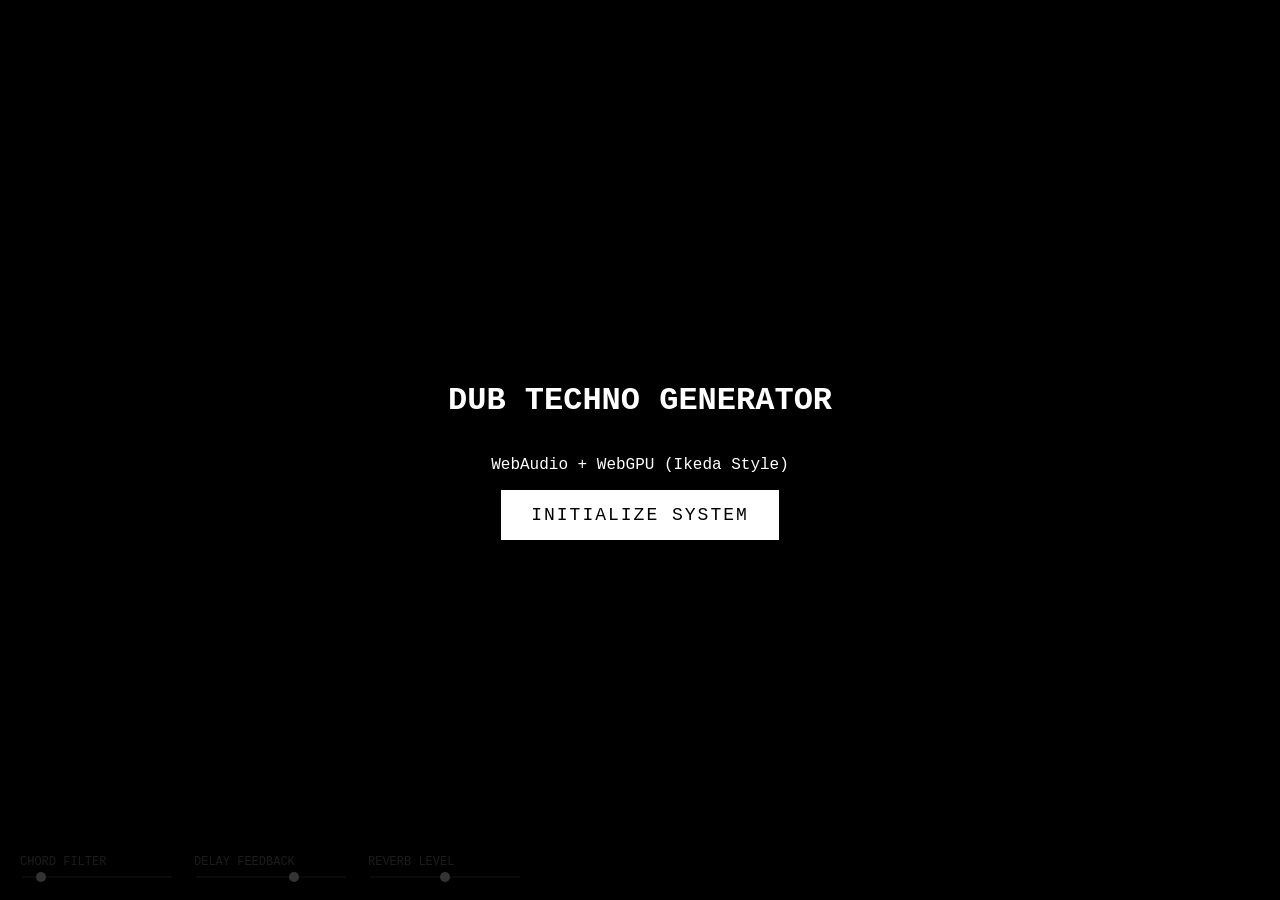
<file: dub_techno.html>
<!DOCTYPE html>
<html lang="en">

<head>
    <meta charset="UTF-8">
    <meta name="viewport" content="width=device-width, initial-scale=1.0">
    <title>Dub Techno Generator - Ryōji Ikeda Style</title>
    <style>
        body {
            margin: 0;
            overflow: hidden;
            background: #000;
            color: #fff;
            font-family: 'Courier New', monospace;
        }

        canvas {
            display: block;
            width: 100vw;
            height: 100vh;
        }

        #overlay {
            position: absolute;
            top: 0;
            left: 0;
            width: 100%;
            height: 100%;
            display: flex;
            flex-direction: column;
            justify-content: center;
            align-items: center;
            background: rgba(0, 0, 0, 0.8);
            z-index: 10;
            transition: opacity 0.5s;
        }

        #overlay.hidden {
            opacity: 0;
            pointer-events: none;
        }

        button {
            background: #fff;
            color: #000;
            border: none;
            padding: 15px 30px;
            font-size: 18px;
            cursor: pointer;
            font-family: inherit;
            letter-spacing: 2px;
            text-transform: uppercase;
        }

        button:hover {
            background: #ccc;
        }

        #ui {
            position: absolute;
            bottom: 20px;
            left: 20px;
            z-index: 5;
            display: flex;
            gap: 20px;
        }

        .control {
            display: flex;
            flex-direction: column;
            gap: 5px;
        }

        label {
            font-size: 12px;
            color: #888;
            text-transform: uppercase;
        }

        input[type=range] {
            -webkit-appearance: none;
            appearance: none;
            background: #333;
            height: 2px;
            width: 150px;
        }

        input[type=range]::-webkit-slider-thumb {
            -webkit-appearance: none;
            width: 10px;
            height: 10px;
            background: #fff;
            border-radius: 50%;
            cursor: pointer;
        }
    </style>
</head>

<body>
    <div id="overlay">
        <h1>DUB TECHNO GENERATOR</h1>
        <p>WebAudio + WebGPU (Ikeda Style)</p>
        <button id="btn-start">Initialize System</button>
    </div>

    <div id="ui">
        <div class="control">
            <label>Chord Filter</label>
            <input type="range" id="p-filter" min="100" max="3000" value="400">
        </div>
        <div class="control">
            <label>Delay Feedback</label>
            <input type="range" id="p-delay" min="0" max="0.9" step="0.01" value="0.6">
        </div>
        <div class="control">
            <label>Reverb Level</label>
            <input type="range" id="p-reverb" min="0" max="1" step="0.01" value="0.5">
        </div>
    </div>

    <canvas id="gpuCanvas"></canvas>

    <script type="module">
        // --- AUDIO ENGINE ---
        class AudioEngine {
            constructor() {
                this.ctx = null;
                this.master = null;
                this.analyser = null;
                this.nextNoteTime = 0;
                this.tempo = 118;
                this.lookahead = 25.0;
                this.scheduleAheadTime = 0.1;
                this.timerID = null;
                this.isPlaying = false;
                this.current16thNote = 0;

                // Params
                this.chordFilterFreq = 400;
                this.delayFeedback = 0.6;
                this.reverbLevel = 0.5;

                // Chord Progression
                this.currentProgressionIndex = 0; // Which progression (C minor, D minor, etc.)
                this.currentChordIndex = 0; // Which chord within the progression
                this.nextChordChange = this.getNextChordChange(); // When to change chord
                this.nextProgressionChange = 64 + Math.floor(Math.random() * 32); // When to change progression (64-95 bars)
                this.currentBar = 0;

                // Dub techno chord progressions (minor keys)
                this.chordProgressions = [
                    // C minor: Cm, Fm, Ab, Bb
                    [[130.81, 155.56, 196.00], [174.61, 207.65, 261.63], [207.65, 246.94, 311.13], [233.08, 277.18, 349.23]],
                    // D minor: Dm, Gm, Bb, C
                    [[146.83, 174.61, 220.00], [196.00, 233.08, 293.66], [233.08, 277.18, 349.23], [261.63, 311.13, 392.00]],
                    // E minor: Em, Am, C, D
                    [[164.81, 196.00, 246.94], [220.00, 261.63, 329.63], [261.63, 311.13, 392.00], [293.66, 349.23, 440.00]],
                    // A minor: Am, Dm, F, G
                    [[220.00, 261.63, 329.63], [146.83, 174.61, 220.00], [174.61, 207.65, 261.63], [196.00, 233.08, 293.66]]
                ];
            }

            getNextChordChange() {
                // Returns the number of bars to until the next chord change
                return 2 ** Math.floor(Math.random() * 5); // 1, 2, 4, 8, 16
            }

            async init() {
                this.ctx = new (window.AudioContext || window.webkitAudioContext)();
                this.master = this.ctx.createGain();
                this.master.gain.value = 0.8;

                this.analyser = this.ctx.createAnalyser();
                this.analyser.fftSize = 2048;
                this.master.connect(this.analyser);
                this.analyser.connect(this.ctx.destination);

                await this.setupEffects();
            }

            async setupEffects() {
                this.delayInput = this.ctx.createGain();
                this.delayNodeL = this.ctx.createDelay();
                this.delayNodeR = this.ctx.createDelay();
                this.delayFeedbackL = this.ctx.createGain();
                this.delayFeedbackR = this.ctx.createGain();
                this.delayFilter = this.ctx.createBiquadFilter();
                this.delayOutput = this.ctx.createGain();

                const delayTime = (60 / this.tempo) * 0.75;
                this.delayNodeL.delayTime.value = delayTime;
                this.delayNodeR.delayTime.value = delayTime + 0.01;

                this.delayFilter.type = 'lowpass';
                this.delayFilter.frequency.value = 1200;
                this.delayFilter.Q.value = 0.5;

                this.delayInput.connect(this.delayNodeL);
                this.delayInput.connect(this.delayNodeR);

                this.delayNodeL.connect(this.delayFeedbackL);
                this.delayFeedbackL.connect(this.delayNodeR);
                this.delayFeedbackL.connect(this.delayOutput);

                this.delayNodeR.connect(this.delayFeedbackR);
                this.delayFeedbackR.connect(this.delayNodeL);
                this.delayFeedbackR.connect(this.delayOutput);

                this.delayFeedbackL.gain.value = this.delayFeedback;
                this.delayFeedbackR.gain.value = this.delayFeedback;

                this.delayOutput.connect(this.master);

                this.reverbNode = this.ctx.createConvolver();
                this.reverbGain = this.ctx.createGain();
                this.reverbGain.gain.value = this.reverbLevel;

                const rate = this.ctx.sampleRate;
                const length = rate * 3.0;
                const decay = 2.0;
                const impulse = this.ctx.createBuffer(2, length, rate);
                const impL = impulse.getChannelData(0);
                const impR = impulse.getChannelData(1);

                for (let i = 0; i < length; i++) {
                    const n = length - i;
                    const env = Math.pow(n / length, decay);
                    impL[i] = (Math.random() * 2 - 1) * env;
                    impR[i] = (Math.random() * 2 - 1) * env;
                }
                this.reverbNode.buffer = impulse;

                this.reverbNode.connect(this.reverbGain);
                this.reverbGain.connect(this.master);
            }

            triggerKick(time) {
                const osc = this.ctx.createOscillator();
                const gain = this.ctx.createGain();
                osc.frequency.setValueAtTime(150, time);
                osc.frequency.exponentialRampToValueAtTime(50, time + 0.1);
                gain.gain.setValueAtTime(1.0, time);
                gain.gain.exponentialRampToValueAtTime(0.001, time + 0.5);
                osc.connect(gain);
                gain.connect(this.master);
                osc.start(time);
                osc.stop(time + 0.5);
            }

            triggerChord(time, applyFilterSpike = false) {
                // Use current chord from progression
                const progression = this.chordProgressions[this.currentProgressionIndex % this.chordProgressions.length];
                const freqs = progression[this.currentChordIndex % progression.length];
                const gain = this.ctx.createGain();
                const filter = this.ctx.createBiquadFilter();
                filter.type = 'lowpass';

                if (applyFilterSpike) {
                    // Filter spike: sweep from current freq up to 4x, then back down
                    const baseFreq = this.chordFilterFreq;
                    const peakFreq = Math.min(baseFreq * 4, 12000);

                    filter.frequency.setValueAtTime(baseFreq, time);
                    filter.frequency.exponentialRampToValueAtTime(peakFreq, time + 0.1);
                    filter.frequency.exponentialRampToValueAtTime(baseFreq * 0.5, time + 0.3);
                    filter.Q.value = 2.0; // Higher resonance for spike
                } else {
                    // Normal filter behavior
                    filter.frequency.setValueAtTime(this.chordFilterFreq, time);
                    filter.frequency.exponentialRampToValueAtTime(this.chordFilterFreq * 0.5, time + 0.2);
                    filter.Q.value = 1.0;
                }
                gain.gain.setValueAtTime(0, time);
                gain.gain.linearRampToValueAtTime(0.4, time + 0.02);
                gain.gain.exponentialRampToValueAtTime(0.001, time + 0.6);
                freqs.forEach(f => {
                    const osc = this.ctx.createOscillator();
                    osc.type = 'sawtooth';
                    osc.frequency.value = f;
                    osc.connect(filter);
                    osc.start(time);
                    osc.stop(time + 0.6);
                });
                filter.connect(gain);
                gain.connect(this.master);
                gain.connect(this.delayInput);
                gain.connect(this.reverbNode);
            }

            triggerNoise(time) {
                const bufferSize = this.ctx.sampleRate * 0.1;
                const buffer = this.ctx.createBuffer(1, bufferSize, this.ctx.sampleRate);
                const data = buffer.getChannelData(0);
                for (let i = 0; i < bufferSize; i++) data[i] = Math.random() * 2 - 1;
                const noise = this.ctx.createBufferSource();
                noise.buffer = buffer;
                const filter = this.ctx.createBiquadFilter();
                filter.type = 'bandpass';
                filter.frequency.value = 3000 + Math.random() * 2000;
                const gain = this.ctx.createGain();
                gain.gain.setValueAtTime(0.1, time);
                gain.gain.exponentialRampToValueAtTime(0.001, time + 0.1);
                noise.connect(filter);
                filter.connect(gain);
                gain.connect(this.master);
                gain.connect(this.reverbNode);
                noise.start(time);
            }

            scheduler() {
                while (this.nextNoteTime < this.ctx.currentTime + this.scheduleAheadTime) {
                    this.scheduleNote(this.current16thNote, this.nextNoteTime);
                    this.nextNote();
                }
                this.timerID = window.setTimeout(this.scheduler.bind(this), this.lookahead);
            }

            nextNote() {
                const secondsPerBeat = 60.0 / this.tempo;
                this.nextNoteTime += 0.25 * secondsPerBeat;
                this.current16thNote++;
                if (this.current16thNote === 16) {
                    this.current16thNote = 0;
                    this.currentBar++;

                    // Check for chord change
                    if (this.currentBar >= this.nextChordChange) {
                        this.currentBar = 0;
                        this.currentChordIndex++;
                        this.nextChordChange = this.getNextChordChange();

                        // Check if we should also change the progression
                        if (this.currentChordIndex >= this.nextProgressionChange) {
                            this.currentProgressionIndex = Math.floor(Math.random() * this.chordProgressions.length);
                            this.currentChordIndex = 0;
                            this.nextProgressionChange = this.currentChordIndex + 64 + Math.floor(Math.random() * 32);
                        }
                    }
                }
            }

            scheduleNote(beatNumber, time) {
                // Kick on every 4th 16th note
                if (this.current16thNote % 4 === 0) {
                    this.triggerKick(time);
                }

                // Chords with occasional filter spike
                if (Math.random() > 0.75 && this.current16thNote % 4 !== 0) {
                    const shouldSpike = Math.random() > 0.95; // 5% chance of filter spike
                    this.triggerChord(time, shouldSpike);
                }

                if (Math.random() > 0.5) this.triggerNoise(time);
            }

            start() {
                if (this.isPlaying) return;
                this.isPlaying = true;
                this.current16thNote = 0;
                this.nextNoteTime = this.ctx.currentTime + 0.1;
                this.scheduler();
            }

            updateParams(filter, delay, reverb) {
                this.chordFilterFreq = filter;
                this.delayFeedback = delay;
                this.reverbLevel = reverb;
                if (this.delayFeedbackL) {
                    this.delayFeedbackL.gain.setTargetAtTime(this.delayFeedback, this.ctx.currentTime, 0.1);
                    this.delayFeedbackR.gain.setTargetAtTime(this.delayFeedback, this.ctx.currentTime, 0.1);
                }
                if (this.reverbGain) {
                    this.reverbGain.gain.setTargetAtTime(this.reverbLevel, this.ctx.currentTime, 0.1);
                }
            }
        }

        // --- VISUALIZER (WebGPU - Ryōji Ikeda Style) ---
        class Visualizer {
            constructor() {
                this.canvas = document.getElementById('gpuCanvas');
                this.adapter = null;
                this.device = null;
                this.context = null;
                this.pipeline = null;

                this.uniformBuffer = null;
                this.audioBuffer = null;
                this.audioData = new Uint8Array(1024);
            }

            async init() {
                if (!navigator.gpu) throw new Error("WebGPU not supported");
                this.adapter = await navigator.gpu.requestAdapter();
                this.device = await this.adapter.requestDevice();
                this.context = this.canvas.getContext('webgpu');

                this.resize();
                window.addEventListener('resize', () => this.resize());

                await this.createResources();
            }

            resize() {
                const dpr = window.devicePixelRatio || 1;
                this.canvas.width = window.innerWidth * dpr;
                this.canvas.height = window.innerHeight * dpr;
                this.context.configure({
                    device: this.device,
                    format: navigator.gpu.getPreferredCanvasFormat(),
                    alphaMode: 'premultiplied'
                });
            }

            async createResources() {
                // 1. Audio Buffer (Storage)
                this.audioBuffer = this.device.createBuffer({
                    size: 1024, // 256 floats * 4
                    usage: GPUBufferUsage.STORAGE | GPUBufferUsage.COPY_DST
                });

                // 2. Uniforms
                this.uniformBuffer = this.device.createBuffer({
                    size: 16, // time(f32), res(vec2), padding
                    usage: GPUBufferUsage.UNIFORM | GPUBufferUsage.COPY_DST
                });

                // 3. Shader Module
                const shaderModule = this.device.createShaderModule({
                    code: `
                    struct Uniforms {
                        time : f32,
                        resolution : vec2<f32>
                    };
                    
                    @group(0) @binding(0) var<storage, read> audioData : array<f32>;
                    @group(0) @binding(1) var<uniform> uniforms : Uniforms;

                    struct VertexOutput {
                        @builtin(position) position : vec4<f32>,
                        @location(0) uv : vec2<f32>
                    };

                    @vertex
                    fn vs_main(@builtin(vertex_index) vertexIndex : u32) -> VertexOutput {
                        var pos = array<vec2<f32>, 6>(
                            vec2<f32>(-1.0, -1.0), vec2<f32>(1.0, -1.0), vec2<f32>(-1.0, 1.0),
                            vec2<f32>(-1.0, 1.0), vec2<f32>(1.0, -1.0), vec2<f32>(1.0, 1.0)
                        );
                        var output : VertexOutput;
                        output.position = vec4<f32>(pos[vertexIndex], 0.0, 1.0);
                        output.uv = pos[vertexIndex] * 0.5 + 0.5;
                        return output;
                    }

                    fn rand(n: vec2<f32>) -> f32 {
                        return fract(sin(dot(n, vec2<f32>(12.9898, 4.1414))) * 43758.5453);
                    }

                    fn getAudio(freq: f32) -> f32 {
                        let index = u32(freq * 255.0);
                        return audioData[min(index, 255u)];
                    }
                    
                    // 7-segment display digit (0-9)
                    fn getDigit(n: u32, p: vec2<f32>) -> f32 {
                        // p is in 0..1 range for the digit cell
                        let segments = array<u32, 10>(
                            0x7Eu, 0x30u, 0x6Du, 0x79u, 0x33u, // 0-4
                            0x5Bu, 0x5Fu, 0x70u, 0x7Fu, 0x7Bu  // 5-9
                        );
                        
                        if (n > 9u) { return 0.0; }
                        let seg = segments[n];
                        
                        // Define segment positions (simplified 7-seg)
                        var lit = 0.0;
                        if (p.y > 0.8 && p.x > 0.2 && p.x < 0.8 && (seg & 0x01u) != 0u) { lit = 1.0; } // top
                        if (p.y < 0.2 && p.x > 0.2 && p.x < 0.8 && (seg & 0x40u) != 0u) { lit = 1.0; } // bottom
                        if (p.x > 0.8 && p.y > 0.5 && (seg & 0x02u) != 0u) { lit = 1.0; } // top-right
                        if (p.x > 0.8 && p.y < 0.5 && (seg & 0x04u) != 0u) { lit = 1.0; } // bottom-right
                        if (p.x < 0.2 && p.y < 0.5 && (seg & 0x08u) != 0u) { lit = 1.0; } // bottom-left
                        if (p.x < 0.2 && p.y > 0.5 && (seg & 0x10u) != 0u) { lit = 1.0; } // top-left
                        if (p.y > 0.4 && p.y < 0.6 && p.x > 0.2 && p.x < 0.8 && (seg & 0x20u) != 0u) { lit = 1.0; } // middle
                        
                        return lit;
                    }
                    
                    // Display a number (0-999)
                    fn displayNumber(num: u32, uv: vec2<f32>, pos: vec2<f32>, scale: f32) -> f32 {
                        let localUV = (uv - pos) / scale;
                        if (localUV.x < 0.0 || localUV.x > 3.0 || localUV.y < 0.0 || localUV.y > 1.0) {
                            return 0.0;
                        }
                        
                        let digitIdx = u32(floor(localUV.x));
                        let digitUV = fract(localUV.x);
                        
                        var digit = 0u;
                        if (digitIdx == 0u) { digit = (num / 100u) % 10u; }
                        else if (digitIdx == 1u) { digit = (num / 10u) % 10u; }
                        else { digit = num % 10u; }
                        
                        return getDigit(digit, vec2<f32>(digitUV, localUV.y));
                    }

                    @fragment
                    fn fs_main(@location(0) uv : vec2<f32>) -> @location(0) vec4<f32> {
                        var color = vec3<f32>(0.0);
                        let time = uniforms.time;
                        
                        // Split screen into zones (Ikeda style)
                        
                        // Zone 1: Top Barcode (High Freqs) + Numeric Data
                        if (uv.y > 0.6) {
                            let bars = 100.0;
                            let idx = floor(uv.x * bars);
                            let freq = idx / bars;
                            let val = getAudio(freq);
                            
                            // Thresholding for stark contrast
                            if (val > 0.1 && rand(vec2<f32>(idx, floor(time * 20.0))) > 0.5) {
                                color = vec3<f32>(1.0);
                            }
                            
                            // Scanline
                            if (abs(uv.x - fract(time * 0.5)) < 0.002) {
                                color = vec3<f32>(1.0) - color; // Invert
                            }
                            
                            // Single large marquee row
                            let numY = (uv.y - 0.6) / 0.4;
                            if (numY > 0.15 && numY < 0.85) {
                                let scrollSpeed = 0.4;
                                let direction = 1.0;
                                
                                let scrollOffset = fract(time * scrollSpeed) * direction;
                                let numX = floor((uv.x + scrollOffset) * 6.0);
                                let freqVal = u32(getAudio(fract(numX / 6.0)) * 999.0);
                                
                                let localX = fract((uv.x + scrollOffset) * 6.0);
                                // Larger scale (0.16 instead of 0.1)
                                let numDisp = displayNumber(freqVal, vec2<f32>(localX, (numY - 0.15) / 0.7), vec2<f32>(0.0, 0.0), 0.16);
                                
                                if (numDisp > 0.5) {
                                    color = vec3<f32>(1.0);
                                }
                            }
                        } 
                        // Zone 2: Middle Grid (Mid Freqs) + Data Matrix
                        else if (uv.y > 0.3) {
                            let gridX = 50.0;
                            let gridY = 10.0;
                            let cx = floor(uv.x * gridX);
                            let cy = floor(uv.y * gridY);
                            
                            let freq = cx / gridX;
                            let val = getAudio(freq * 0.5); // Lower freqs
                            
                            if (val > 0.2 + (cy/gridY)*0.5) {
                                color = vec3<f32>(1.0);
                            }
                            
                            // Grid lines
                            if (fract(uv.x * gridX) < 0.1 || fract(uv.y * gridY) < 0.1) {
                                color = vec3<f32>(0.0);
                            }
                            
                            // Marquee numbers in rows with varying speeds/directions
                            let midY = (uv.y - 0.3) / 0.3;
                            let rowIdx = floor(midY * 6.0); // 6 rows
                            let rowY = fract(midY * 6.0);
                            
                            // Vary speed, direction, and digit count per row
                            var speed = 0.0;
                            var dir = 1.0;
                            var maxVal = 0.0;
                            if (rowIdx == 0.0) { speed = 0.4; dir = 1.0; maxVal = 99.0; }      // 2 digits
                            else if (rowIdx == 1.0) { speed = 0.6; dir = -1.0; maxVal = 999.0; }  // 3 digits
                            else if (rowIdx == 2.0) { speed = 0.3; dir = 1.0; maxVal = 9.0; }     // 1 digit
                            else if (rowIdx == 3.0) { speed = 0.8; dir = -1.0; maxVal = 999.0; }  // 3 digits
                            else if (rowIdx == 4.0) { speed = 0.5; dir = 1.0; maxVal = 99.0; }    // 2 digits
                            else { speed = 1.0; dir = -1.0; maxVal = 9.0; }                       // 1 digit
                            
                            let scroll = fract(time * speed + rowIdx * 0.3) * dir;
                            let numIdx = floor((uv.x + scroll) * 8.0);
                            let cellNum = u32(rand(vec2<f32>(numIdx, rowIdx + floor(time * speed))) * maxVal);
                            
                            let localX = fract((uv.x + scroll) * 8.0);
                            let numDisp = displayNumber(cellNum, vec2<f32>(localX, rowY), vec2<f32>(0.0, 0.0), 0.12);
                            
                            if (numDisp > 0.5) {
                                color = vec3<f32>(1.0) - color; // Invert for contrast
                            }
                        }
                        // Zone 3: Bottom Data Stream (Low Freqs / Raw) + Binary/Hex
                        else {
                            let bars = 200.0;
                            let idx = floor(uv.x * bars);
                            let val = getAudio(uv.x * 0.2); // Bass
                            
                            if (val > 0.5) {
                                color = vec3<f32>(1.0);
                            }
                            
                            // Glitch offset
                            if (rand(vec2<f32>(0.0, floor(time * 60.0))) > 0.9) {
                                color = vec3<f32>(1.0) - color;
                            }
                            
                            // Marquee rows with different speeds, directions, and digit counts
                            let numRows = 4.0;
                            let rowIdx = floor(uv.y * numRows / 0.3);
                            let rowY = fract(uv.y * numRows / 0.3);
                            
                            // Each row has unique speed, direction, and max value (digit count)
                            var scrollSpeed = 0.0;
                            var direction = 1.0;
                            var maxValue = 0.0;
                            if (rowIdx == 0.0) { scrollSpeed = 1.5; direction = 1.0; maxValue = 9999.0; }   // 4 digits
                            else if (rowIdx == 1.0) { scrollSpeed = 2.3; direction = -1.0; maxValue = 99.0; }    // 2 digits
                            else if (rowIdx == 2.0) { scrollSpeed = 0.8; direction = 1.0; maxValue = 999.0; }   // 3 digits
                            else { scrollSpeed = 3.0; direction = -1.0; maxValue = 9.0; }                       // 1 digit
                            
                            let scroll = fract(time * scrollSpeed) * direction;
                            let numIdx = floor((uv.x + scroll) * 12.0);
                            let dataNum = u32(rand(vec2<f32>(numIdx, rowIdx + floor(time * scrollSpeed))) * maxValue);
                            
                            let localX = fract((uv.x + scroll) * 12.0);
                            let dataDisp = displayNumber(dataNum, vec2<f32>(localX, rowY), vec2<f32>(0.0, 0.0), 0.083);
                            
                            if (dataDisp > 0.5) {
                                color = vec3<f32>(1.0);
                            }
                        }
                        
                        // Global Glitch
                        if (rand(vec2<f32>(0.0, floor(time * 10.0))) > 0.98) {
                            color = vec3<f32>(1.0) - color;
                        }

                        return vec4<f32>(color, 1.0);
                    }
                    `
                });

                // Pipeline
                this.pipeline = this.device.createRenderPipeline({
                    layout: 'auto',
                    vertex: { module: shaderModule, entryPoint: 'vs_main' },
                    fragment: { module: shaderModule, entryPoint: 'fs_main', targets: [{ format: navigator.gpu.getPreferredCanvasFormat() }] },
                    primitive: { topology: 'triangle-list' }
                });

                this.bindGroup = this.device.createBindGroup({
                    layout: this.pipeline.getBindGroupLayout(0),
                    entries: [
                        { binding: 0, resource: { buffer: this.audioBuffer } },
                        { binding: 1, resource: { buffer: this.uniformBuffer } }
                    ]
                });
            }

            render(time, analyser) {
                if (!this.device || !this.pipeline) return;

                // 1. Update Audio
                analyser.getByteFrequencyData(this.audioData);
                const floatAudio = new Float32Array(256);
                for (let i = 0; i < 256; i++) floatAudio[i] = this.audioData[i] / 255.0;
                this.device.queue.writeBuffer(this.audioBuffer, 0, floatAudio);

                // 2. Update Uniforms
                const uniforms = new Float32Array([time, this.canvas.width, this.canvas.height, 0]);
                this.device.queue.writeBuffer(this.uniformBuffer, 0, uniforms);

                const commandEncoder = this.device.createCommandEncoder();
                const passEncoder = commandEncoder.beginRenderPass({
                    colorAttachments: [{
                        view: this.context.getCurrentTexture().createView(),
                        clearValue: { r: 0, g: 0, b: 0, a: 1 },
                        loadOp: 'clear', storeOp: 'store'
                    }]
                });

                passEncoder.setPipeline(this.pipeline);
                passEncoder.setBindGroup(0, this.bindGroup);
                passEncoder.draw(6);
                passEncoder.end();

                this.device.queue.submit([commandEncoder.finish()]);
            }
        }

        // --- MAIN ---
        const audio = new AudioEngine();
        const visualizer = new Visualizer();

        const btnStart = document.getElementById('btn-start');
        const overlay = document.getElementById('overlay');

        btnStart.onclick = async () => {
            await audio.init();
            await visualizer.init();
            audio.start();
            overlay.classList.add('hidden');
            loop();
        };

        // UI Controls
        const pFilter = document.getElementById('p-filter');
        const pDelay = document.getElementById('p-delay');
        const pReverb = document.getElementById('p-reverb');

        function updateAudioParams() {
            audio.updateParams(
                parseFloat(pFilter.value),
                parseFloat(pDelay.value),
                parseFloat(pReverb.value)
            );
        }

        pFilter.oninput = updateAudioParams;
        pDelay.oninput = updateAudioParams;
        pReverb.oninput = updateAudioParams;

        // Fullscreen toggle on click (but not on UI elements)
        document.addEventListener('click', (e) => {
            // Don't toggle fullscreen if clicking on UI controls
            if (e.target.closest('#ui') || e.target.closest('#overlay')) {
                return;
            }

            if (!document.fullscreenElement) {
                document.documentElement.requestFullscreen().catch(err => {
                    console.log('Error attempting to enable fullscreen:', err);
                });
            } else {
                document.exitFullscreen();
            }
        });

        function loop(time) {
            visualizer.render(time * 0.001, audio.analyser);
            requestAnimationFrame(loop);
        }
    </script>
</body>

</html>
</file>
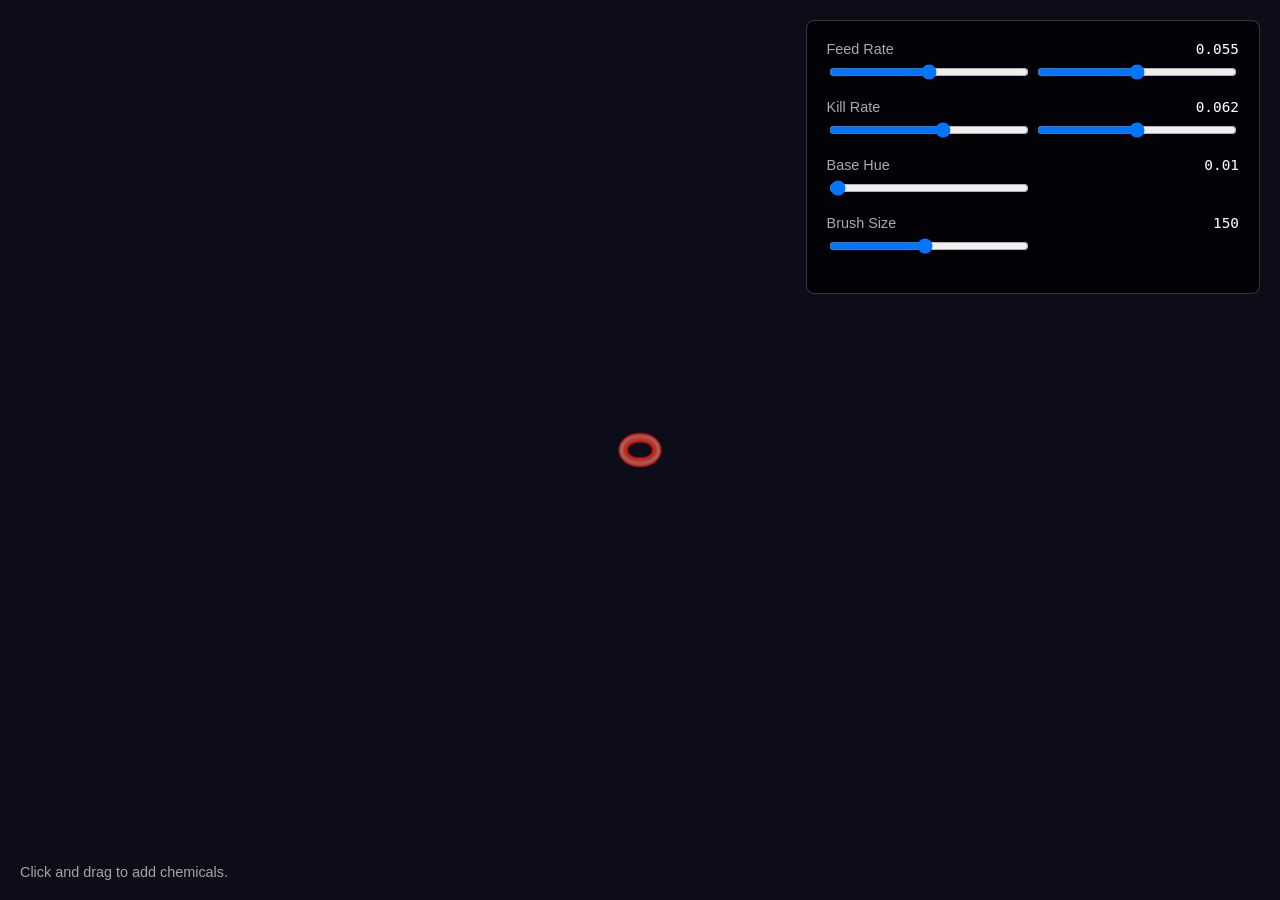
<file: reaction_diffusion.html>
<!DOCTYPE html>
<html lang="en">

<head>
    <meta charset="UTF-8">
    <meta name="viewport" content="width=device-width, initial-scale=1.0">
    <title>Reaction-Diffusion</title>
    <style>
        body,
        html {
            margin: 0;
            overflow: hidden;
            background: #000;
            overscroll-behavior: none;
            -webkit-tap-highlight-color: transparent;
            -webkit-touch-callout: none;
            -webkit-user-select: none;
            user-select: none;
        }

        canvas {
            display: block;
            width: 100vw;
            height: 100vh;
            touch-action: none;
            -webkit-user-drag: none;
            -webkit-touch-callout: none;
        }

        #instructions {
            position: absolute;
            left: 20px;
            bottom: 20px;
            color: rgba(255, 255, 255, 0.62);
            font-family: sans-serif;
            font-size: 0.9rem;
            pointer-events: none;
        }

        #ui {
            position: absolute;
            top: 20px;
            right: 20px;
            background: rgba(0, 0, 0, 0.7);
            padding: 20px;
            border-radius: 8px;
            color: white;
            font-family: sans-serif;
            border: 1px solid rgba(255, 255, 255, 0.2);
            -webkit-backdrop-filter: blur(5px);
            backdrop-filter: blur(5px);
            touch-action: manipulation;
        }

        .control {
            margin-bottom: 15px;
        }

        .control label {
            display: block;
            margin-bottom: 5px;
            font-size: 0.9rem;
            color: #aaa;
        }

        .control input {
            width: 200px;
            cursor: pointer;
            -webkit-user-select: auto;
            user-select: auto;
        }

        .value {
            float: right;
            color: #fff;
            font-family: monospace;
        }
    </style>
</head>

<body>
    <canvas id="glCanvas"></canvas>
    <div id="instructions">Click and drag to add chemicals.</div>

    <div id="ui">
        <div class="control">
            <label>Feed Rate <span id="val-f" class="value">0.055</span></label>
            <input type="range" id="feed" min="0.01" max="0.1" step="0.001" value="0.055">
            <input type="range" id="feed-fine" min="-0.005" max="0.005" step="0.0001" value="0">
        </div>
        <div class="control">
            <label>Kill Rate <span id="val-k" class="value">0.062</span></label>
            <input type="range" id="kill" min="0.01" max="0.1" step="0.001" value="0.062">
            <input type="range" id="kill-fine" min="-0.005" max="0.005" step="0.0001" value="0">
        </div>
        <div class="control">
            <label>Base Hue <span id="val-h" class="value">0.01</span></label>
            <input type="range" id="hue" min="0" max="1" step="0.01" value="0.01">
        </div>
        <div class="control">
            <label>Brush Size <span id="val-b" class="value">150</span></label>
            <input type="range" id="brush" min="10" max="300" step="10" value="150">
        </div>
    </div>

    <script>
        const canvas = document.getElementById('glCanvas');
        const gl = canvas.getContext('webgl2', { antialias: false });

        if (!gl) {
            alert('WebGL2 not supported');
        }

        // Extensions for floating point textures
        gl.getExtension('EXT_color_buffer_float');

        function resize() {
            canvas.width = window.innerWidth;
            canvas.height = window.innerHeight;
            gl.viewport(0, 0, canvas.width, canvas.height);
        }
        window.addEventListener('resize', resize);
        resize();

        // --- Shaders ---

        const vsSource = `#version 300 es
        in vec2 aPosition;
        out vec2 vUv;
        void main() {
            vUv = aPosition * 0.5 + 0.5;
            gl_Position = vec4(aPosition, 0.0, 1.0);
        }`;

        const fsUpdate = `#version 300 es
        precision highp float;
        
        uniform sampler2D uTexture;
        uniform vec2 uResolution;
        uniform vec2 uMouse;
        uniform int uMouseDown;
        uniform float uTime;

        in vec2 vUv;
        out vec4 fragColor;

        uniform float uFeed;
        uniform float uKill;
        uniform float uBrushSize;
        
        // Gray-Scott Parameters
        // Feed rate
        // float f = 0.055;
        // Kill rate
        // float k = 0.062;
        
        // Diffusion rates
        float dA = 1.0;
        float dB = 0.5;

        void main() {
            vec2 texel = 1.0 / uResolution;
            
            // Read current state
            vec4 center = texture(uTexture, vUv);
            float a = center.r;
            float b = center.g;

            // Laplacian (convolution)
            // 0.05  0.2  0.05
            // 0.2   -1   0.2
            // 0.05  0.2  0.05
            vec4 n = texture(uTexture, vUv + vec2(0.0, texel.y));
            vec4 s = texture(uTexture, vUv + vec2(0.0, -texel.y));
            vec4 e = texture(uTexture, vUv + vec2(texel.x, 0.0));
            vec4 w = texture(uTexture, vUv + vec2(-texel.x, 0.0));
            
            vec4 ne = texture(uTexture, vUv + vec2(texel.x, texel.y));
            vec4 nw = texture(uTexture, vUv + vec2(-texel.x, texel.y));
            vec4 se = texture(uTexture, vUv + vec2(texel.x, -texel.y));
            vec4 sw = texture(uTexture, vUv + vec2(-texel.x, -texel.y));

            float lapA = 0.2 * (n.r + s.r + e.r + w.r) + 0.05 * (ne.r + nw.r + se.r + sw.r) - 1.0 * a;
            float lapB = 0.2 * (n.g + s.g + e.g + w.g) + 0.05 * (ne.g + nw.g + se.g + sw.g) - 1.0 * b;

            // Reaction-Diffusion
            float nextA = a + (dA * lapA - a * b * b + uFeed * (1.0 - a));
            float nextB = b + (dB * lapB + a * b * b - (uKill + uFeed) * b);

            // Mouse interaction (add B)
            if (uMouseDown > 0) {
                float dist = distance(vUv * uResolution, uMouse * vec2(1.0, -1.0) + vec2(0.0, uResolution.y));
                if (dist < uBrushSize) {
                    nextB = 0.9;
                }
            }

            // Initial Seed
            if (uTime < 0.1 && length(vUv - 0.5) < 0.01) {
                nextB = 1.0;
            }

            fragColor = vec4(clamp(nextA, 0.0, 1.0), clamp(nextB, 0.0, 1.0), 0.0, 1.0);
        }`;

        const fsRender = `#version 300 es
        precision highp float;
        
        uniform sampler2D uTexture;
        uniform float uHue;
        in vec2 vUv;
        out vec4 fragColor;

        vec3 hsv2rgb(vec3 c) {
            vec4 K = vec4(1.0, 2.0 / 3.0, 1.0 / 3.0, 3.0);
            vec3 p = abs(fract(c.xxx + K.xyz) * 6.0 - K.www);
            return c.z * mix(K.xxx, clamp(p - K.xxx, 0.0, 1.0), c.y);
        }

        void main() {
            float b = texture(uTexture, vUv).g;
            
            // Color Theory: Complementary Colors
            // Pick a primary hue from uniform
            float primaryHue = uHue;
            // Calculate complementary hue (180 degrees opposite)
            float compHue = fract(primaryHue + 0.5);
            
            vec3 colorBg = vec3(0.05, 0.05, 0.1); // Dark tint of primary
            vec3 colorPri = hsv2rgb(vec3(primaryHue, 0.9, 0.8)); // Primary Color
            vec3 colorSec = hsv2rgb(vec3(compHue, 0.8, 1.0));    // Complementary Color
            vec3 colorHigh = vec3(1.0); // Highlight

            // Gradient mapping based on concentration 'b'
            vec3 col = colorBg;
            col = mix(col, colorPri, smoothstep(0.1, 0.3, b));
            col = mix(col, colorSec, smoothstep(0.3, 0.5, b));
            col = mix(col, colorHigh, smoothstep(0.5, 0.8, b));

            fragColor = vec4(col, 1.0);
        }`;

        function createShader(gl, type, source) {
            const shader = gl.createShader(type);
            gl.shaderSource(shader, source);
            gl.compileShader(shader);
            if (!gl.getShaderParameter(shader, gl.COMPILE_STATUS)) {
                console.error(gl.getShaderInfoLog(shader));
                return null;
            }
            return shader;
        }

        function createProgram(gl, vs, fs) {
            const program = gl.createProgram();
            gl.attachShader(program, vs);
            gl.attachShader(program, fs);
            gl.linkProgram(program);
            if (!gl.getProgramParameter(program, gl.LINK_STATUS)) {
                console.error(gl.getProgramInfoLog(program));
                return null;
            }
            return program;
        }

        const vs = createShader(gl, gl.VERTEX_SHADER, vsSource);
        const fsUp = createShader(gl, gl.FRAGMENT_SHADER, fsUpdate);
        const fsRen = createShader(gl, gl.FRAGMENT_SHADER, fsRender);

        const progUpdate = createProgram(gl, vs, fsUp);
        const progRender = createProgram(gl, vs, fsRen);

        // --- Buffers ---

        const positions = new Float32Array([
            -1, -1,
            1, -1,
            -1, 1,
            -1, 1,
            1, -1,
            1, 1,
        ]);

        const vao = gl.createVertexArray();
        gl.bindVertexArray(vao);

        const buf = gl.createBuffer();
        gl.bindBuffer(gl.ARRAY_BUFFER, buf);
        gl.bufferData(gl.ARRAY_BUFFER, positions, gl.STATIC_DRAW);

        const locPos = gl.getAttribLocation(progUpdate, 'aPosition');
        gl.enableVertexAttribArray(locPos);
        gl.vertexAttribPointer(locPos, 2, gl.FLOAT, false, 0, 0);

        // --- Textures & FBOs ---

        function createTexture() {
            const tex = gl.createTexture();
            gl.bindTexture(gl.TEXTURE_2D, tex);
            gl.texImage2D(gl.TEXTURE_2D, 0, gl.RG32F, canvas.width, canvas.height, 0, gl.RG, gl.FLOAT, null);
            gl.texParameteri(gl.TEXTURE_2D, gl.TEXTURE_MIN_FILTER, gl.NEAREST);
            gl.texParameteri(gl.TEXTURE_2D, gl.TEXTURE_MAG_FILTER, gl.NEAREST);
            gl.texParameteri(gl.TEXTURE_2D, gl.TEXTURE_WRAP_S, gl.CLAMP_TO_EDGE);
            gl.texParameteri(gl.TEXTURE_2D, gl.TEXTURE_WRAP_T, gl.CLAMP_TO_EDGE);
            return tex;
        }

        let texA = createTexture();
        let texB = createTexture();

        const fboA = gl.createFramebuffer();
        gl.bindFramebuffer(gl.FRAMEBUFFER, fboA);
        gl.framebufferTexture2D(gl.FRAMEBUFFER, gl.COLOR_ATTACHMENT0, gl.TEXTURE_2D, texA, 0);

        const fboB = gl.createFramebuffer();
        gl.bindFramebuffer(gl.FRAMEBUFFER, fboB);
        gl.framebufferTexture2D(gl.FRAMEBUFFER, gl.COLOR_ATTACHMENT0, gl.TEXTURE_2D, texB, 0);

        // Fill texture A with initial state (A=1, B=0)
        // We can do this by clearing the framebuffer
        gl.bindFramebuffer(gl.FRAMEBUFFER, fboA);
        gl.clearColor(1.0, 0.0, 0.0, 1.0);
        gl.clear(gl.COLOR_BUFFER_BIT);

        gl.bindFramebuffer(gl.FRAMEBUFFER, fboB);
        gl.clearColor(1.0, 0.0, 0.0, 1.0);
        gl.clear(gl.COLOR_BUFFER_BIT);

        // --- Input ---

        let pointerX = 0, pointerY = 0, pointerDown = 0;

        function updatePointerPosition(e) {
            const rect = canvas.getBoundingClientRect();
            const scaleX = canvas.width / rect.width;
            const scaleY = canvas.height / rect.height;
            pointerX = (e.clientX - rect.left) * scaleX;
            pointerY = (e.clientY - rect.top) * scaleY;
        }

        canvas.addEventListener('pointerdown', e => {
            e.preventDefault();
            canvas.setPointerCapture(e.pointerId);
            updatePointerPosition(e);
            pointerDown = 1;
        });

        canvas.addEventListener('pointermove', e => {
            e.preventDefault();
            updatePointerPosition(e);
        });

        function stopPointer(e) {
            e.preventDefault();
            pointerDown = 0;
            if (canvas.hasPointerCapture(e.pointerId)) {
                canvas.releasePointerCapture(e.pointerId);
            }
        }

        canvas.addEventListener('pointerup', stopPointer);
        canvas.addEventListener('pointercancel', stopPointer);
        canvas.addEventListener('lostpointercapture', () => pointerDown = 0);
        canvas.addEventListener('contextmenu', e => e.preventDefault());

        // UI Logic
        const inputFeed = document.getElementById('feed');
        const inputFeedFine = document.getElementById('feed-fine');
        const inputKill = document.getElementById('kill');
        const inputKillFine = document.getElementById('kill-fine');
        const inputHue = document.getElementById('hue');
        const inputBrush = document.getElementById('brush');
        const valFeed = document.getElementById('val-f');
        const valKill = document.getElementById('val-k');
        const valHue = document.getElementById('val-h');
        const valBrush = document.getElementById('val-b');

        function updateDisplay() {
            const f = parseFloat(inputFeed.value) + parseFloat(inputFeedFine.value);
            const k = parseFloat(inputKill.value) + parseFloat(inputKillFine.value);
            valFeed.textContent = f.toFixed(4);
            valKill.textContent = k.toFixed(4);
        }

        inputFeed.addEventListener('input', updateDisplay);
        inputFeedFine.addEventListener('input', updateDisplay);
        inputKill.addEventListener('input', updateDisplay);
        inputKillFine.addEventListener('input', updateDisplay);
        inputHue.addEventListener('input', e => valHue.textContent = e.target.value);
        inputBrush.addEventListener('input', e => valBrush.textContent = e.target.value);

        // --- Loop ---

        let frame = 0;

        function render(time) {
            // 1. Update Simulation (multiple steps per frame for speed)
            gl.useProgram(progUpdate);
            gl.uniform2f(gl.getUniformLocation(progUpdate, 'uResolution'), canvas.width, canvas.height);
            gl.uniform2f(gl.getUniformLocation(progUpdate, 'uMouse'), pointerX, pointerY);
            gl.uniform1i(gl.getUniformLocation(progUpdate, 'uMouseDown'), pointerDown);
            gl.uniform1f(gl.getUniformLocation(progUpdate, 'uTime'), time * 0.001);

            const totalFeed = parseFloat(inputFeed.value) + parseFloat(inputFeedFine.value);
            const totalKill = parseFloat(inputKill.value) + parseFloat(inputKillFine.value);

            gl.uniform1f(gl.getUniformLocation(progUpdate, 'uFeed'), totalFeed);
            gl.uniform1f(gl.getUniformLocation(progUpdate, 'uKill'), totalKill);
            gl.uniform1f(gl.getUniformLocation(progUpdate, 'uBrushSize'), parseFloat(inputBrush.value));
            gl.uniform1i(gl.getUniformLocation(progUpdate, 'uTexture'), 0);

            for (let i = 0; i < 8; i++) {
                // Ping: Read B, Write A
                gl.bindFramebuffer(gl.FRAMEBUFFER, fboA);
                gl.activeTexture(gl.TEXTURE0);
                gl.bindTexture(gl.TEXTURE_2D, texB);
                gl.drawArrays(gl.TRIANGLES, 0, 6);

                // Pong: Read A, Write B
                gl.bindFramebuffer(gl.FRAMEBUFFER, fboB);
                gl.activeTexture(gl.TEXTURE0);
                gl.bindTexture(gl.TEXTURE_2D, texA);
                gl.drawArrays(gl.TRIANGLES, 0, 6);
            }

            // 2. Render to Screen
            gl.bindFramebuffer(gl.FRAMEBUFFER, null);
            gl.useProgram(progRender);
            gl.activeTexture(gl.TEXTURE0);
            gl.bindTexture(gl.TEXTURE_2D, texB); // Render the latest state
            gl.uniform1i(gl.getUniformLocation(progRender, 'uTexture'), 0);
            gl.uniform1f(gl.getUniformLocation(progRender, 'uHue'), parseFloat(inputHue.value));

            gl.drawArrays(gl.TRIANGLES, 0, 6);

            requestAnimationFrame(render);
        }

        requestAnimationFrame(render);

    </script>
</body>

</html>
</file>
